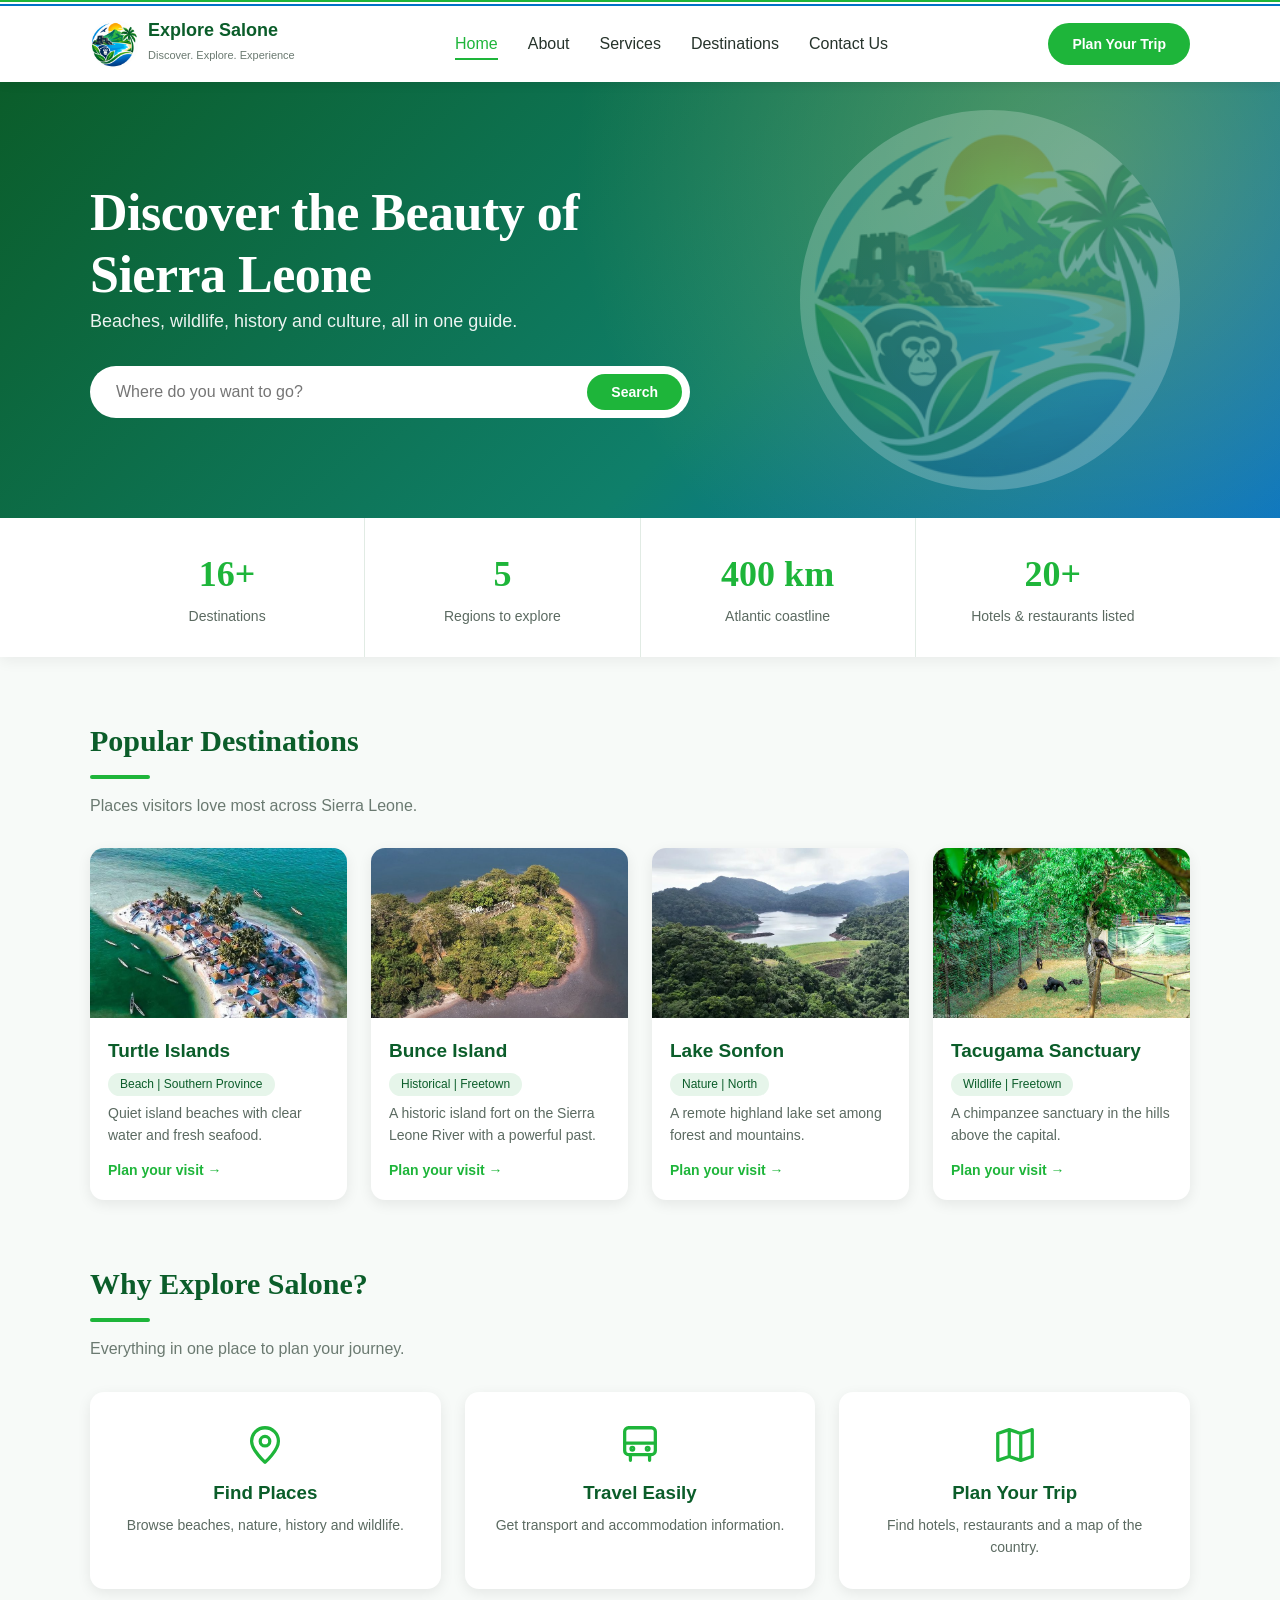
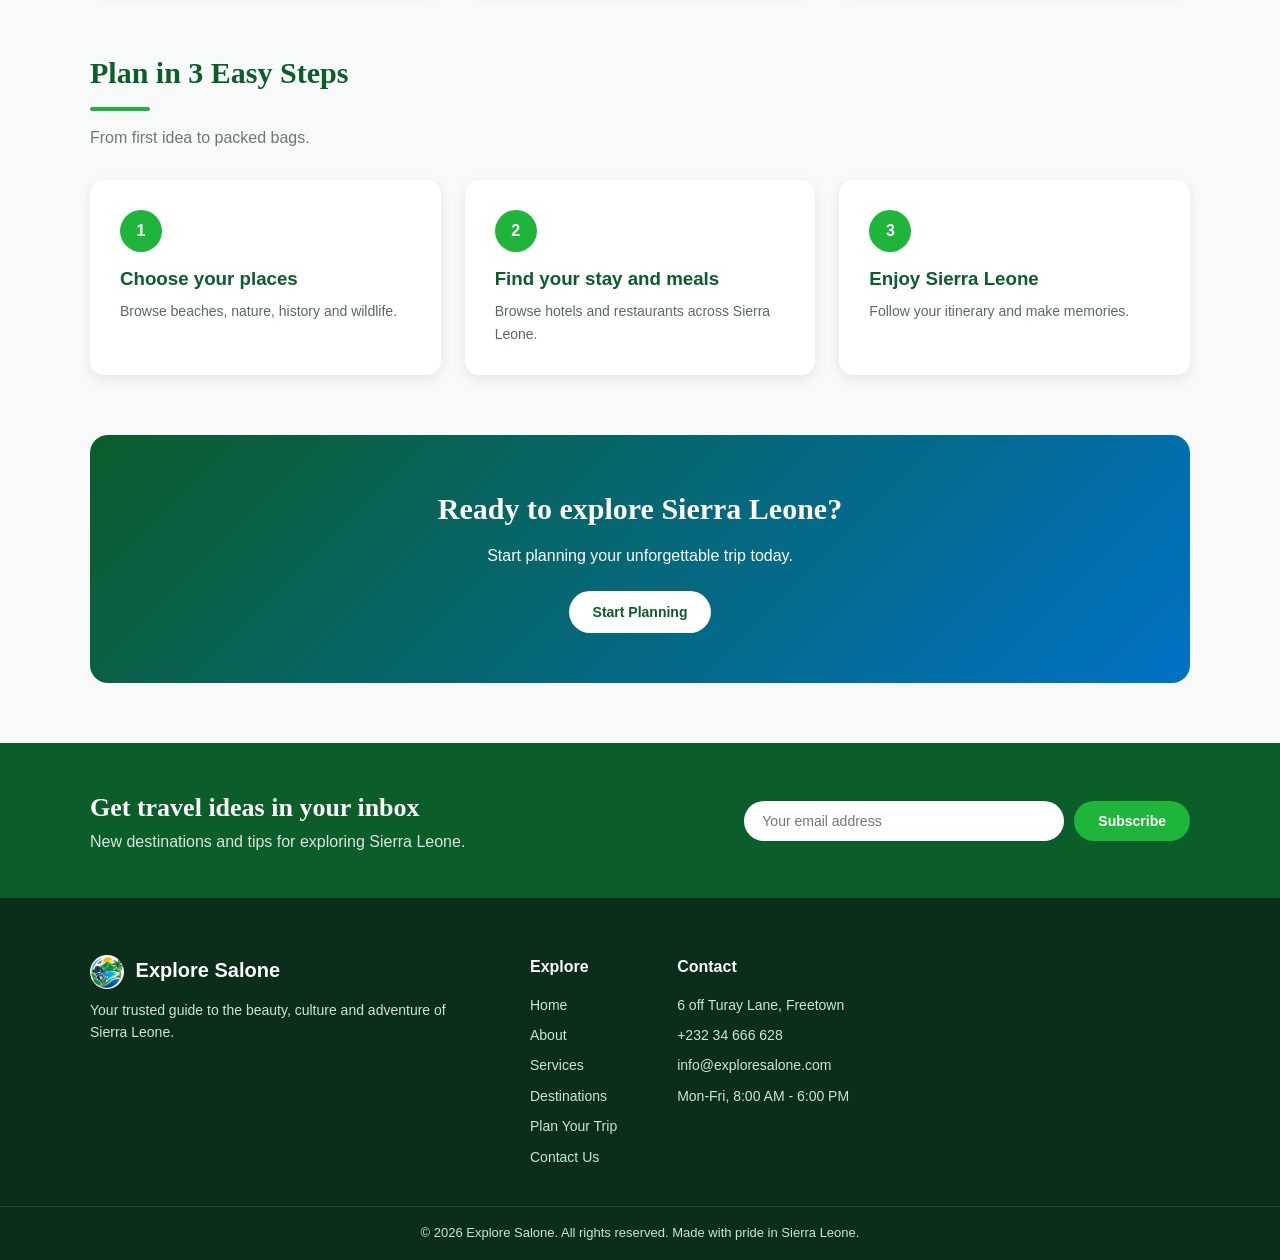
<file: index.html>
<!DOCTYPE html>
<html lang="en">
<head>
  <meta charset="UTF-8">
  <title>Home | Explore Salone</title>
  <link rel="icon" href="images/logo.png">
  <link rel="stylesheet" href="index.css">
</head>
<body>
  <header class="site-header">
    <div class="container header-inner">
      <a href="index.html" class="logo">
        <img src="images/logo.png" alt="Explore Salone logo">
        <span class="logo-text"><strong>Explore Salone</strong><small>Discover. Explore. Experience</small></span>
      </a>
      <nav>
        <ul>
          <li><a href="index.html" class="active">Home</a></li>
          <li><a href="about.html">About</a></li>
          <li><a href="services.html">Services</a></li>
          <li><a href="destinations.html">Destinations</a></li>
          <li><a href="contact.html">Contact Us</a></li>
        </ul>
      </nav>
      <a href="planner.html" class="btn btn-primary">Plan Your Trip</a>
    </div>
  </header>

  <section class="hero">
    <div class="container">
      <h1>Discover the Beauty of<br>Sierra Leone</h1>
      <p>Beaches, wildlife, history and culture, all in one guide.</p>
      <form class="search" action="#">
        <input type="text" placeholder="Where do you want to go?">
        <button type="submit" class="btn btn-primary">Search</button>
      </form>
    </div>
  </section>

  <section class="stats">
    <div class="container">
      <div class="stat"><b>16+</b><span>Destinations</span></div>
      <div class="stat"><b>5</b><span>Regions to explore</span></div>
      <div class="stat"><b>400 km</b><span>Atlantic coastline</span></div>
      <div class="stat"><b>20+</b><span>Hotels &amp; restaurants listed</span></div>
    </div>
  </section>

  <main>
    <section>
      <h2 class="title">Popular Destinations</h2>
      <p class="subtitle">Places visitors love most across Sierra Leone.</p>
      <div class="cards">
      <article class="card ">
        <img class="thumb" src="images/turtle-islands.jpg" alt="Aerial view of a village on the Turtle Islands surrounded by turquoise water">
        <div class="card-body"><h3>Turtle Islands</h3><span class="tag">Beach | Southern Province</span><p>Quiet island beaches with clear water and fresh seafood.</p><a class="more-link" href="planner.html">Plan your visit &rarr;</a></div>
      </article>
      <article class="card ">
        <img class="thumb" src="images/bunce-island.jpg" alt="Aerial view of the ruins on Bunce Island">
        <div class="card-body"><h3>Bunce Island</h3><span class="tag">Historical | Freetown</span><p>A historic island fort on the Sierra Leone River with a powerful past.</p><a class="more-link" href="planner.html">Plan your visit &rarr;</a></div>
      </article>
      <article class="card ">
        <img class="thumb" src="images/lake-sonfon.jpg" alt="Lake Sonfon surrounded by forested hills">
        <div class="card-body"><h3>Lake Sonfon</h3><span class="tag">Nature | North</span><p>A remote highland lake set among forest and mountains.</p><a class="more-link" href="planner.html">Plan your visit &rarr;</a></div>
      </article>
      <article class="card ">
        <img class="thumb" src="images/tacugama-sanctuary.jpg" alt="Chimpanzees at Tacugama Chimpanzee Sanctuary">
        <div class="card-body"><h3>Tacugama Sanctuary</h3><span class="tag">Wildlife | Freetown</span><p>A chimpanzee sanctuary in the hills above the capital.</p><a class="more-link" href="planner.html">Plan your visit &rarr;</a></div>
      </article>
      </div>
    </section>
    <section>
      <h2 class="title">Why Explore Salone?</h2>
      <p class="subtitle">Everything in one place to plan your journey.</p>
      <div class="features">
        <div class="feature"><span><svg class="ico" viewBox="0 0 24 24" fill="none" stroke="currentColor" stroke-width="1.7" stroke-linecap="round" stroke-linejoin="round" aria-hidden="true"><path d="M12 21s7-6.200 7-11a7 7 0 10-14 0c0 4.800 7 11 7 11z"/><circle cx="12" cy="10" r="2.500"/></svg></span><h3>Find Places</h3><p>Browse beaches, nature, history and wildlife.</p></div>
        <div class="feature"><span><svg class="ico" viewBox="0 0 24 24" fill="none" stroke="currentColor" stroke-width="1.7" stroke-linecap="round" stroke-linejoin="round" aria-hidden="true"><rect x="4" y="3" width="16" height="14" rx="2"/><path d="M4 11h16M7 20v-3M17 20v-3"/><circle cx="8" cy="14" r=".7"/><circle cx="16" cy="14" r=".7"/></svg></span><h3>Travel Easily</h3><p>Get transport and accommodation information.</p></div>
        <div class="feature"><span><svg class="ico" viewBox="0 0 24 24" fill="none" stroke="currentColor" stroke-width="1.7" stroke-linecap="round" stroke-linejoin="round" aria-hidden="true"><path d="M9 4L3 6v14l6-2 6 2 6-2V4l-6 2-6-2zM9 4v14M15 6v14"/></svg></span><h3>Plan Your Trip</h3><p>Find hotels, restaurants and a map of the country.</p></div>
      </div>
    </section>
    <section>
      <h2 class="title">Plan in 3 Easy Steps</h2>
      <p class="subtitle">From first idea to packed bags.</p>
      <div class="steps">
        <div class="step"><i>1</i><h3>Choose your places</h3><p>Browse beaches, nature, history and wildlife.</p></div>
        <div class="step"><i>2</i><h3>Find your stay and meals</h3><p>Browse hotels and restaurants across Sierra Leone.</p></div>
        <div class="step"><i>3</i><h3>Enjoy Sierra Leone</h3><p>Follow your itinerary and make memories.</p></div>
      </div>
    </section>
    <section class="cta">
      <h2>Ready to explore Sierra Leone?</h2>
      <p>Start planning your unforgettable trip today.</p>
      <a href="planner.html" class="btn btn-light">Start Planning</a>
    </section>
  </main>

  <section class="news">
    <div class="container">
      <div><h2>Get travel ideas in your inbox</h2><p>New destinations and tips for exploring Sierra Leone.</p></div>
      <form action="#" method="post"><input type="email" placeholder="Your email address" aria-label="Email address"><button type="submit" class="btn btn-primary">Subscribe</button></form>
    </div>
  </section>

  <footer class="site-footer">
    <div class="container footer-grid">
      <div class="fcol brand">
        <strong><img class="footer-logo" src="images/logo.png" alt="Explore Salone logo"> Explore Salone</strong>
        <p>Your trusted guide to the beauty, culture and adventure of Sierra Leone.</p>
      </div>
      <div class="fcol">
        <h4>Explore</h4>
        <ul>
          <li><a href="index.html">Home</a></li>
          <li><a href="about.html">About</a></li>
          <li><a href="services.html">Services</a></li>
          <li><a href="destinations.html">Destinations</a></li>
          <li><a href="planner.html">Plan Your Trip</a></li>
          <li><a href="contact.html">Contact Us</a></li>
        </ul>
      </div>
      <div class="fcol">
        <h4>Contact</h4>
        <p>6 off Turay Lane, Freetown</p>
        <p>+232 34 666 628</p>
        <p>info@exploresalone.com</p>
        <p>Mon-Fri, 8:00 AM - 6:00 PM</p>
      </div>
    </div>
    <p class="copyright">&copy; 2026 Explore Salone. All rights reserved. Made with pride in Sierra Leone.</p>
  </footer>
</body>
</html>
</file>
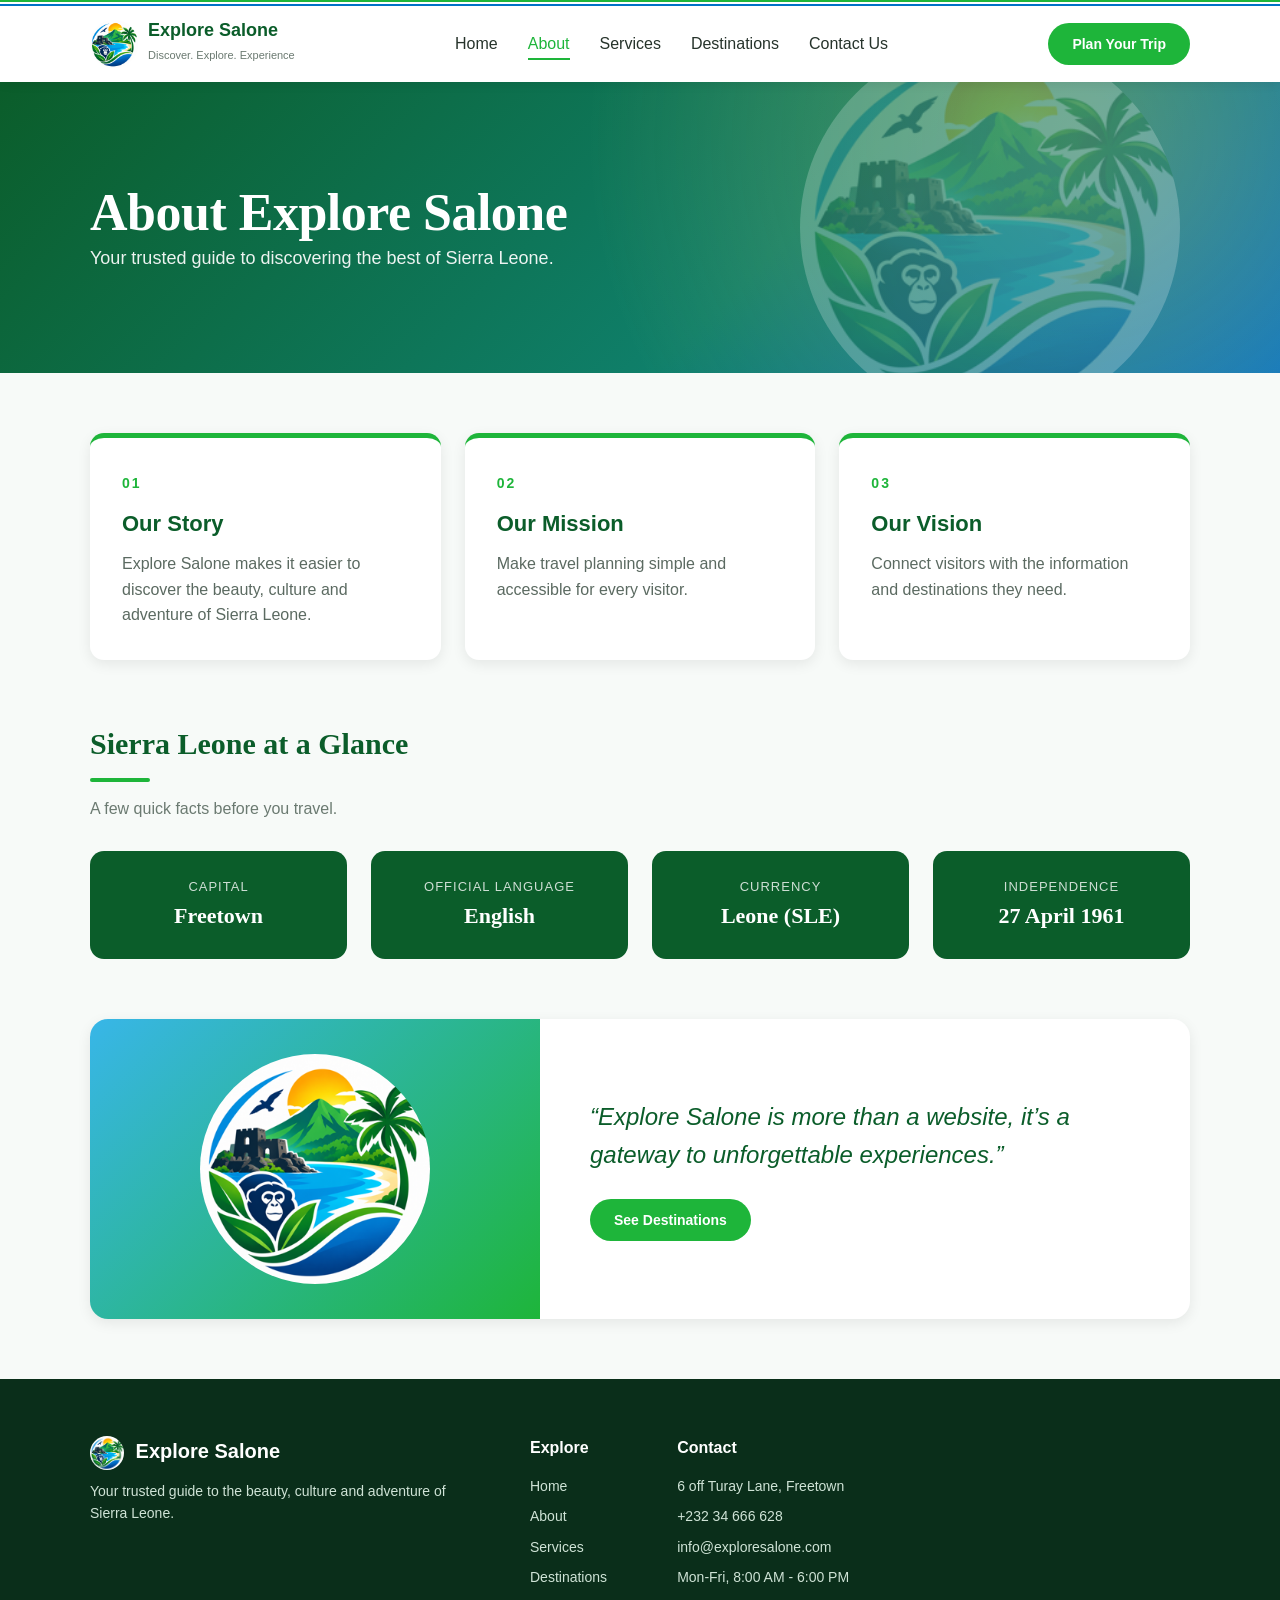
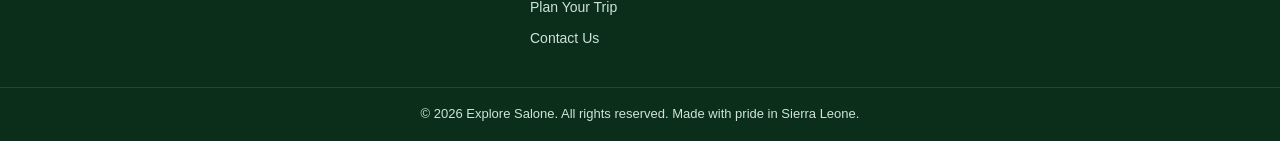
<file: about.html>
<!DOCTYPE html>
<html lang="en">
<head>
  <meta charset="UTF-8">
  <title>About Explore Salone | Explore Salone</title>
  <link rel="icon" href="images/logo.png">
  <link rel="stylesheet" href="about.css">
</head>
<body>
  <header class="site-header">
    <div class="container header-inner">
      <a href="index.html" class="logo">
        <img src="images/logo.png" alt="Explore Salone logo">
        <span class="logo-text"><strong>Explore Salone</strong><small>Discover. Explore. Experience</small></span>
      </a>
      <nav>
        <ul>
          <li><a href="index.html">Home</a></li>
          <li><a href="about.html" class="active">About</a></li>
          <li><a href="services.html">Services</a></li>
          <li><a href="destinations.html">Destinations</a></li>
          <li><a href="contact.html">Contact Us</a></li>
        </ul>
      </nav>
      <a href="planner.html" class="btn btn-primary">Plan Your Trip</a>
    </div>
  </header>

  <section class="hero">
    <div class="container">
      <h1>About Explore Salone</h1>
      <p>Your trusted guide to discovering the best of Sierra Leone.</p>

    </div>
  </section>

  <main>
    <section>
      <div class="three">
        <div class="box"><span class="num">01</span><h2>Our Story</h2><p>Explore Salone makes it easier to discover the beauty, culture and adventure of Sierra Leone.</p></div>
        <div class="box"><span class="num">02</span><h2>Our Mission</h2><p>Make travel planning simple and accessible for every visitor.</p></div>
        <div class="box"><span class="num">03</span><h2>Our Vision</h2><p>Connect visitors with the information and destinations they need.</p></div>
      </div>
    </section>
    <section>
      <h2 class="title">Sierra Leone at a Glance</h2>
      <p class="subtitle">A few quick facts before you travel.</p>
      <div class="facts">
        <div class="fact"><span>Capital</span><b>Freetown</b></div>
        <div class="fact"><span>Official language</span><b>English</b></div>
        <div class="fact"><span>Currency</span><b>Leone (SLE)</b></div>
        <div class="fact"><span>Independence</span><b>27 April 1961</b></div>
      </div>
    </section>
    <section class="quote-row">
      <div class="quote-img"><img src="images/logo.png" alt="Explore Salone logo"></div>
      <blockquote>
        <p>&ldquo;Explore Salone is more than a website, it&rsquo;s a gateway to unforgettable experiences.&rdquo;</p>
        <a href="destinations.html" class="btn btn-primary">See Destinations</a>
      </blockquote>
    </section>
  </main>

  <footer class="site-footer">
    <div class="container footer-grid">
      <div class="fcol brand">
        <strong><img class="footer-logo" src="images/logo.png" alt="Explore Salone logo"> Explore Salone</strong>
        <p>Your trusted guide to the beauty, culture and adventure of Sierra Leone.</p>
      </div>
      <div class="fcol">
        <h4>Explore</h4>
        <ul>
          <li><a href="index.html">Home</a></li>
          <li><a href="about.html">About</a></li>
          <li><a href="services.html">Services</a></li>
          <li><a href="destinations.html">Destinations</a></li>
          <li><a href="planner.html">Plan Your Trip</a></li>
          <li><a href="contact.html">Contact Us</a></li>
        </ul>
      </div>
      <div class="fcol">
        <h4>Contact</h4>
        <p>6 off Turay Lane, Freetown</p>
        <p>+232 34 666 628</p>
        <p>info@exploresalone.com</p>
        <p>Mon-Fri, 8:00 AM - 6:00 PM</p>
      </div>
    </div>
    <p class="copyright">&copy; 2026 Explore Salone. All rights reserved. Made with pride in Sierra Leone.</p>
  </footer>
</body>
</html>
</file>
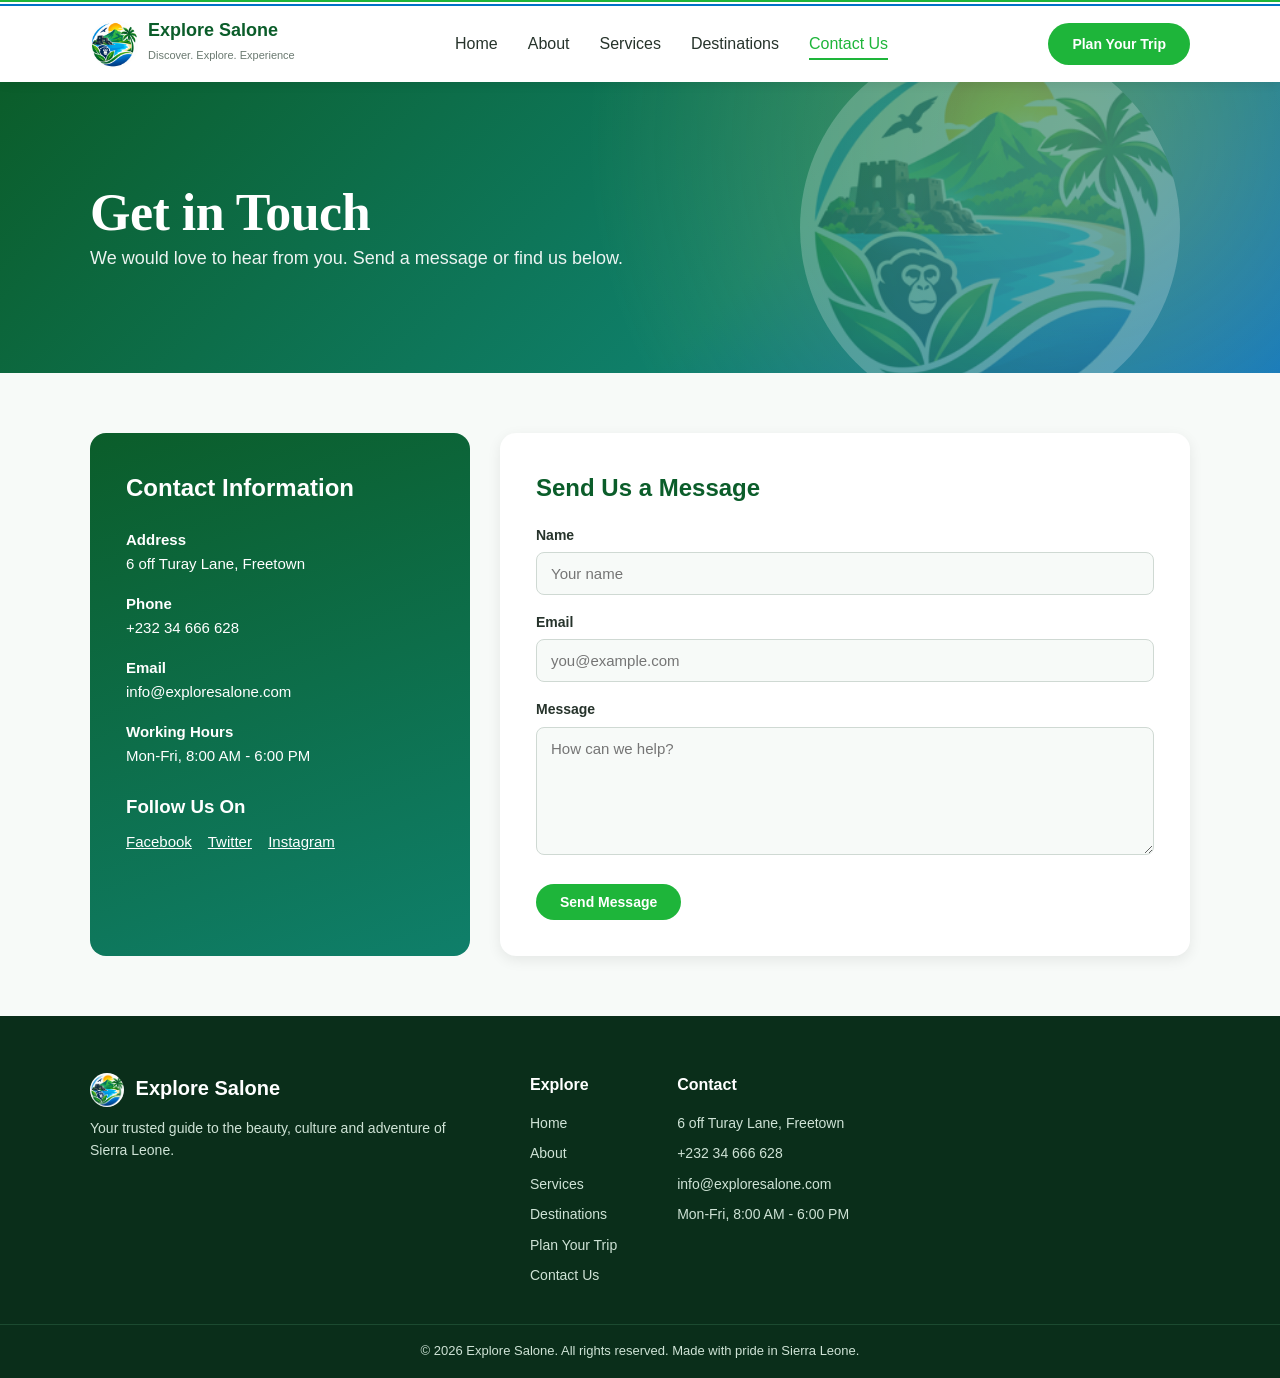
<file: contact.html>
<!DOCTYPE html>
<html lang="en">
<head>
  <meta charset="UTF-8">
  <title>Get in Touch | Explore Salone</title>
  <link rel="icon" href="images/logo.png">
  <link rel="stylesheet" href="contact.css">
</head>
<body>
  <header class="site-header">
    <div class="container header-inner">
      <a href="index.html" class="logo">
        <img src="images/logo.png" alt="Explore Salone logo">
        <span class="logo-text"><strong>Explore Salone</strong><small>Discover. Explore. Experience</small></span>
      </a>
      <nav>
        <ul>
          <li><a href="index.html">Home</a></li>
          <li><a href="about.html">About</a></li>
          <li><a href="services.html">Services</a></li>
          <li><a href="destinations.html">Destinations</a></li>
          <li><a href="contact.html" class="active">Contact Us</a></li>
        </ul>
      </nav>
      <a href="planner.html" class="btn btn-primary">Plan Your Trip</a>
    </div>
  </header>

  <section class="hero">
    <div class="container">
      <h1>Get in Touch</h1>
      <p>We would love to hear from you. Send a message or find us below.</p>

    </div>
  </section>

  <main>
    <section class="contact-wrap">
      <div class="info">
        <h2>Contact Information</h2>
        <p><b>Address</b><br>6 off Turay Lane, Freetown</p>
        <p><b>Phone</b><br>+232 34 666 628</p>
        <p><b>Email</b><br>info@exploresalone.com</p>
        <p><b>Working Hours</b><br>Mon-Fri, 8:00 AM - 6:00 PM</p>
        <h3>Follow Us On</h3>
        <p class="social"><a href="#">Facebook</a> <a href="#">Twitter</a> <a href="#">Instagram</a></p>
      </div>
      <form class="form" action="#" method="post">
        <h2>Send Us a Message</h2>
        <label for="name">Name</label>
        <input type="text" id="name" name="name" placeholder="Your name">
        <label for="email">Email</label>
        <input type="email" id="email" name="email" placeholder="you@example.com">
        <label for="message">Message</label>
        <textarea id="message" name="message" rows="6" placeholder="How can we help?"></textarea>
        <button type="submit" class="btn btn-primary">Send Message</button>
      </form>
    </section>
  </main>

  <footer class="site-footer">
    <div class="container footer-grid">
      <div class="fcol brand">
        <strong><img class="footer-logo" src="images/logo.png" alt="Explore Salone logo"> Explore Salone</strong>
        <p>Your trusted guide to the beauty, culture and adventure of Sierra Leone.</p>
      </div>
      <div class="fcol">
        <h4>Explore</h4>
        <ul>
          <li><a href="index.html">Home</a></li>
          <li><a href="about.html">About</a></li>
          <li><a href="services.html">Services</a></li>
          <li><a href="destinations.html">Destinations</a></li>
          <li><a href="planner.html">Plan Your Trip</a></li>
          <li><a href="contact.html">Contact Us</a></li>
        </ul>
      </div>
      <div class="fcol">
        <h4>Contact</h4>
        <p>6 off Turay Lane, Freetown</p>
        <p>+232 34 666 628</p>
        <p>info@exploresalone.com</p>
        <p>Mon-Fri, 8:00 AM - 6:00 PM</p>
      </div>
    </div>
    <p class="copyright">&copy; 2026 Explore Salone. All rights reserved. Made with pride in Sierra Leone.</p>
  </footer>
</body>
</html>
</file>
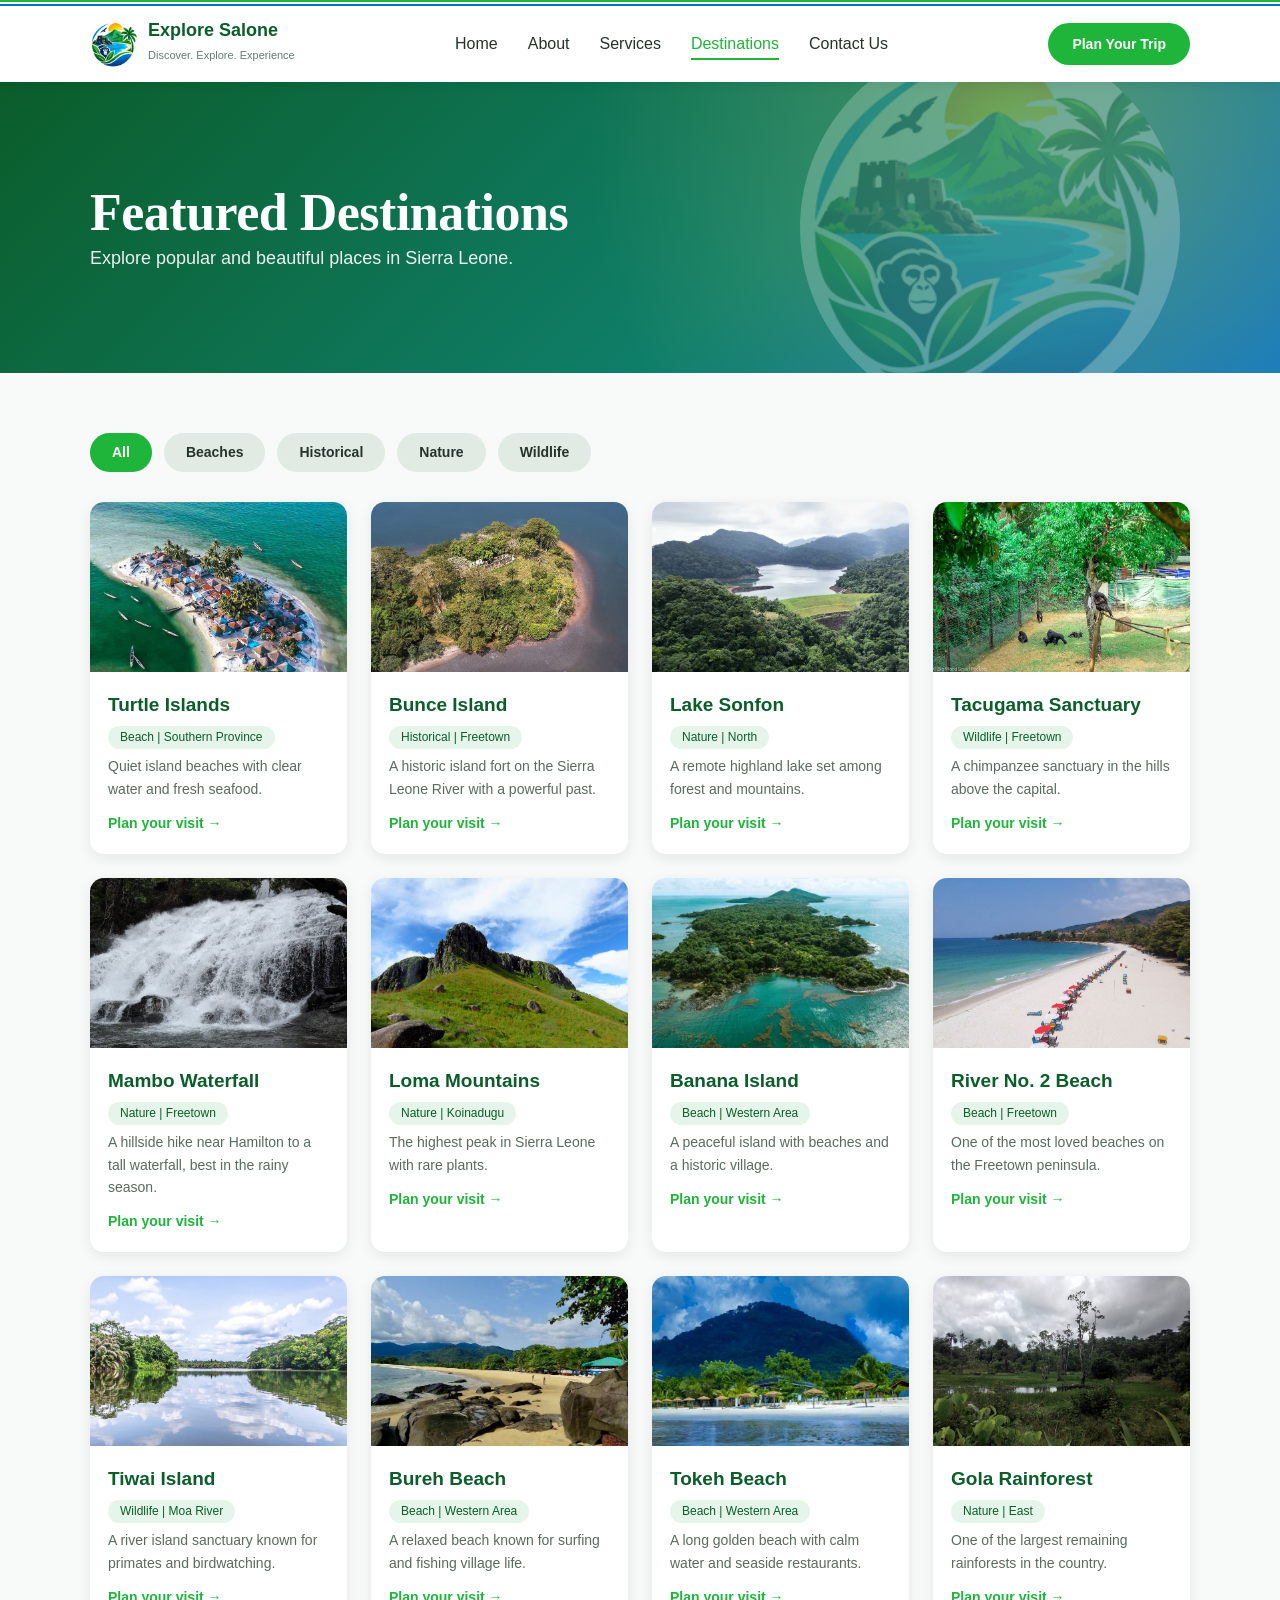
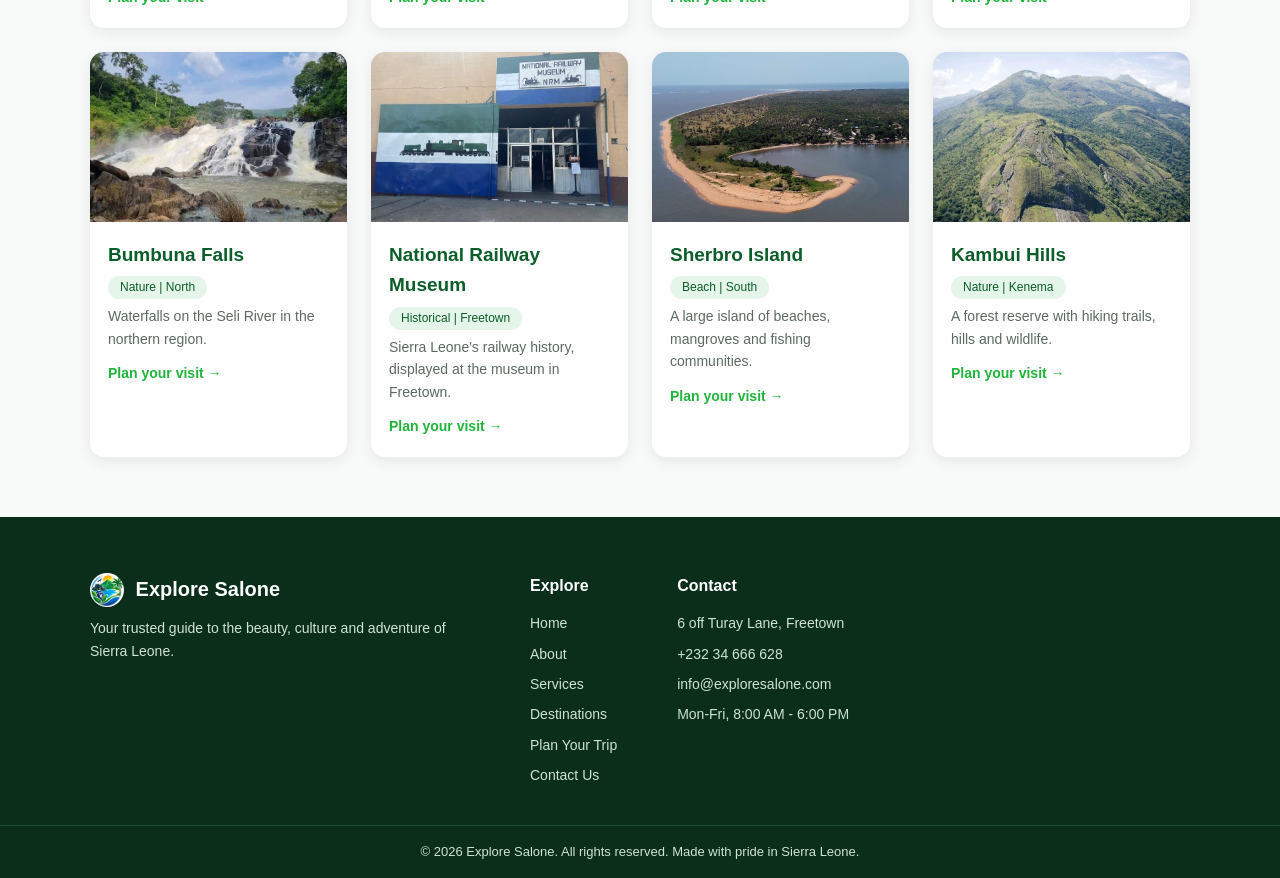
<file: destinations.html>
<!DOCTYPE html>
<html lang="en">
<head>
  <meta charset="UTF-8">
  <title>Featured Destinations | Explore Salone</title>
  <link rel="icon" href="images/logo.png">
  <link rel="stylesheet" href="destinations.css">
</head>
<body>
  <header class="site-header">
    <div class="container header-inner">
      <a href="index.html" class="logo">
        <img src="images/logo.png" alt="Explore Salone logo">
        <span class="logo-text"><strong>Explore Salone</strong><small>Discover. Explore. Experience</small></span>
      </a>
      <nav>
        <ul>
          <li><a href="index.html">Home</a></li>
          <li><a href="about.html">About</a></li>
          <li><a href="services.html">Services</a></li>
          <li><a href="destinations.html" class="active">Destinations</a></li>
          <li><a href="contact.html">Contact Us</a></li>
        </ul>
      </nav>
      <a href="planner.html" class="btn btn-primary">Plan Your Trip</a>
    </div>
  </header>

  <section class="hero">
    <div class="container">
      <h1>Featured Destinations</h1>
      <p>Explore popular and beautiful places in Sierra Leone.</p>

    </div>
  </section>

  <main>
    <section class="filter-wrap">
      <input type="radio" name="f" id="f-all" checked>
      <input type="radio" name="f" id="f-beach">
      <input type="radio" name="f" id="f-hist">
      <input type="radio" name="f" id="f-nature">
      <input type="radio" name="f" id="f-wild">
      <div class="filters">
        <label for="f-all">All</label><label for="f-beach">Beaches</label><label for="f-hist">Historical</label><label for="f-nature">Nature</label><label for="f-wild">Wildlife</label>
      </div>
      <div class="cards">
      <article class="card beach">
        <img class="thumb" src="images/turtle-islands.jpg" alt="Aerial view of a village on the Turtle Islands surrounded by turquoise water">
        <div class="card-body"><h3>Turtle Islands</h3><span class="tag">Beach | Southern Province</span><p>Quiet island beaches with clear water and fresh seafood.</p><a class="more-link" href="planner.html">Plan your visit &rarr;</a></div>
      </article>
      <article class="card hist">
        <img class="thumb" src="images/bunce-island.jpg" alt="Aerial view of the ruins on Bunce Island">
        <div class="card-body"><h3>Bunce Island</h3><span class="tag">Historical | Freetown</span><p>A historic island fort on the Sierra Leone River with a powerful past.</p><a class="more-link" href="planner.html">Plan your visit &rarr;</a></div>
      </article>
      <article class="card nature">
        <img class="thumb" src="images/lake-sonfon.jpg" alt="Lake Sonfon surrounded by forested hills">
        <div class="card-body"><h3>Lake Sonfon</h3><span class="tag">Nature | North</span><p>A remote highland lake set among forest and mountains.</p><a class="more-link" href="planner.html">Plan your visit &rarr;</a></div>
      </article>
      <article class="card wild">
        <img class="thumb" src="images/tacugama-sanctuary.jpg" alt="Chimpanzees at Tacugama Chimpanzee Sanctuary">
        <div class="card-body"><h3>Tacugama Sanctuary</h3><span class="tag">Wildlife | Freetown</span><p>A chimpanzee sanctuary in the hills above the capital.</p><a class="more-link" href="planner.html">Plan your visit &rarr;</a></div>
      </article>
      <article class="card nature">
        <img class="thumb" src="images/mambo-waterfall.jpg" alt="Mambo Waterfall cascading through the forest">
        <div class="card-body"><h3>Mambo Waterfall</h3><span class="tag">Nature | Freetown</span><p>A hillside hike near Hamilton to a tall waterfall, best in the rainy season.</p><a class="more-link" href="planner.html">Plan your visit &rarr;</a></div>
      </article>
      <article class="card nature">
        <img class="thumb" src="images/loma-mountains.jpg" alt="Rocky green peak of the Loma Mountains under a blue sky">
        <div class="card-body"><h3>Loma Mountains</h3><span class="tag">Nature | Koinadugu</span><p>The highest peak in Sierra Leone with rare plants.</p><a class="more-link" href="planner.html">Plan your visit &rarr;</a></div>
      </article>
      <article class="card beach">
        <img class="thumb" src="images/banana-island.jpg" alt="Aerial view of Banana Island surrounded by turquoise sea">
        <div class="card-body"><h3>Banana Island</h3><span class="tag">Beach | Western Area</span><p>A peaceful island with beaches and a historic village.</p><a class="more-link" href="planner.html">Plan your visit &rarr;</a></div>
      </article>
      <article class="card beach">
        <img class="thumb" src="images/river-no-2-beach.jpg" alt="White sand and turquoise water at River No. 2 Beach">
        <div class="card-body"><h3>River No. 2 Beach</h3><span class="tag">Beach | Freetown</span><p>One of the most loved beaches on the Freetown peninsula.</p><a class="more-link" href="planner.html">Plan your visit &rarr;</a></div>
      </article>
      <article class="card wild">
        <img class="thumb" src="images/tiwai-island.jpg" alt="Calm river with forest on both banks at Tiwai Island">
        <div class="card-body"><h3>Tiwai Island</h3><span class="tag">Wildlife | Moa River</span><p>A river island sanctuary known for primates and birdwatching.</p><a class="more-link" href="planner.html">Plan your visit &rarr;</a></div>
      </article>
      <article class="card beach">
        <img class="thumb" src="images/bureh-beach.jpg" alt="Rocks and golden sand at Bureh Beach">
        <div class="card-body"><h3>Bureh Beach</h3><span class="tag">Beach | Western Area</span><p>A relaxed beach known for surfing and fishing village life.</p><a class="more-link" href="planner.html">Plan your visit &rarr;</a></div>
      </article>
      <article class="card beach">
        <img class="thumb" src="images/tokeh-beach.jpg" alt="Beach huts and a forested hill at Tokeh Beach">
        <div class="card-body"><h3>Tokeh Beach</h3><span class="tag">Beach | Western Area</span><p>A long golden beach with calm water and seaside restaurants.</p><a class="more-link" href="planner.html">Plan your visit &rarr;</a></div>
      </article>
      <article class="card nature">
        <img class="thumb" src="images/gola-rainforest.jpg" alt="Wetland and rainforest in Gola Rainforest National Park">
        <div class="card-body"><h3>Gola Rainforest</h3><span class="tag">Nature | East</span><p>One of the largest remaining rainforests in the country.</p><a class="more-link" href="planner.html">Plan your visit &rarr;</a></div>
      </article>
      <article class="card nature">
        <img class="thumb" src="images/bumbuna-falls.jpg" alt="Water rushing over rocks at Bumbuna Falls">
        <div class="card-body"><h3>Bumbuna Falls</h3><span class="tag">Nature | North</span><p>Waterfalls on the Seli River in the northern region.</p><a class="more-link" href="planner.html">Plan your visit &rarr;</a></div>
      </article>
      <article class="card hist">
        <img class="thumb" src="images/national-railway-museum.jpg" alt="Entrance of the National Railway Museum in Freetown">
        <div class="card-body"><h3>National Railway Museum</h3><span class="tag">Historical | Freetown</span><p>Sierra Leone's railway history, displayed at the museum in Freetown.</p><a class="more-link" href="planner.html">Plan your visit &rarr;</a></div>
      </article>
      <article class="card beach">
        <img class="thumb" src="images/sherbro-island.jpg" alt="Sandy coast and village on Sherbro Island">
        <div class="card-body"><h3>Sherbro Island</h3><span class="tag">Beach | South</span><p>A large island of beaches, mangroves and fishing communities.</p><a class="more-link" href="planner.html">Plan your visit &rarr;</a></div>
      </article>
      <article class="card nature">
        <img class="thumb" src="images/kambui-hills.jpg" alt="Green ridges of the Kambui Hills from above">
        <div class="card-body"><h3>Kambui Hills</h3><span class="tag">Nature | Kenema</span><p>A forest reserve with hiking trails, hills and wildlife.</p><a class="more-link" href="planner.html">Plan your visit &rarr;</a></div>
      </article>
      </div>
    </section>
  </main>

  <footer class="site-footer">
    <div class="container footer-grid">
      <div class="fcol brand">
        <strong><img class="footer-logo" src="images/logo.png" alt="Explore Salone logo"> Explore Salone</strong>
        <p>Your trusted guide to the beauty, culture and adventure of Sierra Leone.</p>
      </div>
      <div class="fcol">
        <h4>Explore</h4>
        <ul>
          <li><a href="index.html">Home</a></li>
          <li><a href="about.html">About</a></li>
          <li><a href="services.html">Services</a></li>
          <li><a href="destinations.html">Destinations</a></li>
          <li><a href="planner.html">Plan Your Trip</a></li>
          <li><a href="contact.html">Contact Us</a></li>
        </ul>
      </div>
      <div class="fcol">
        <h4>Contact</h4>
        <p>6 off Turay Lane, Freetown</p>
        <p>+232 34 666 628</p>
        <p>info@exploresalone.com</p>
        <p>Mon-Fri, 8:00 AM - 6:00 PM</p>
      </div>
    </div>
    <p class="copyright">&copy; 2026 Explore Salone. All rights reserved. Made with pride in Sierra Leone.</p>
  </footer>
</body>
</html>
</file>
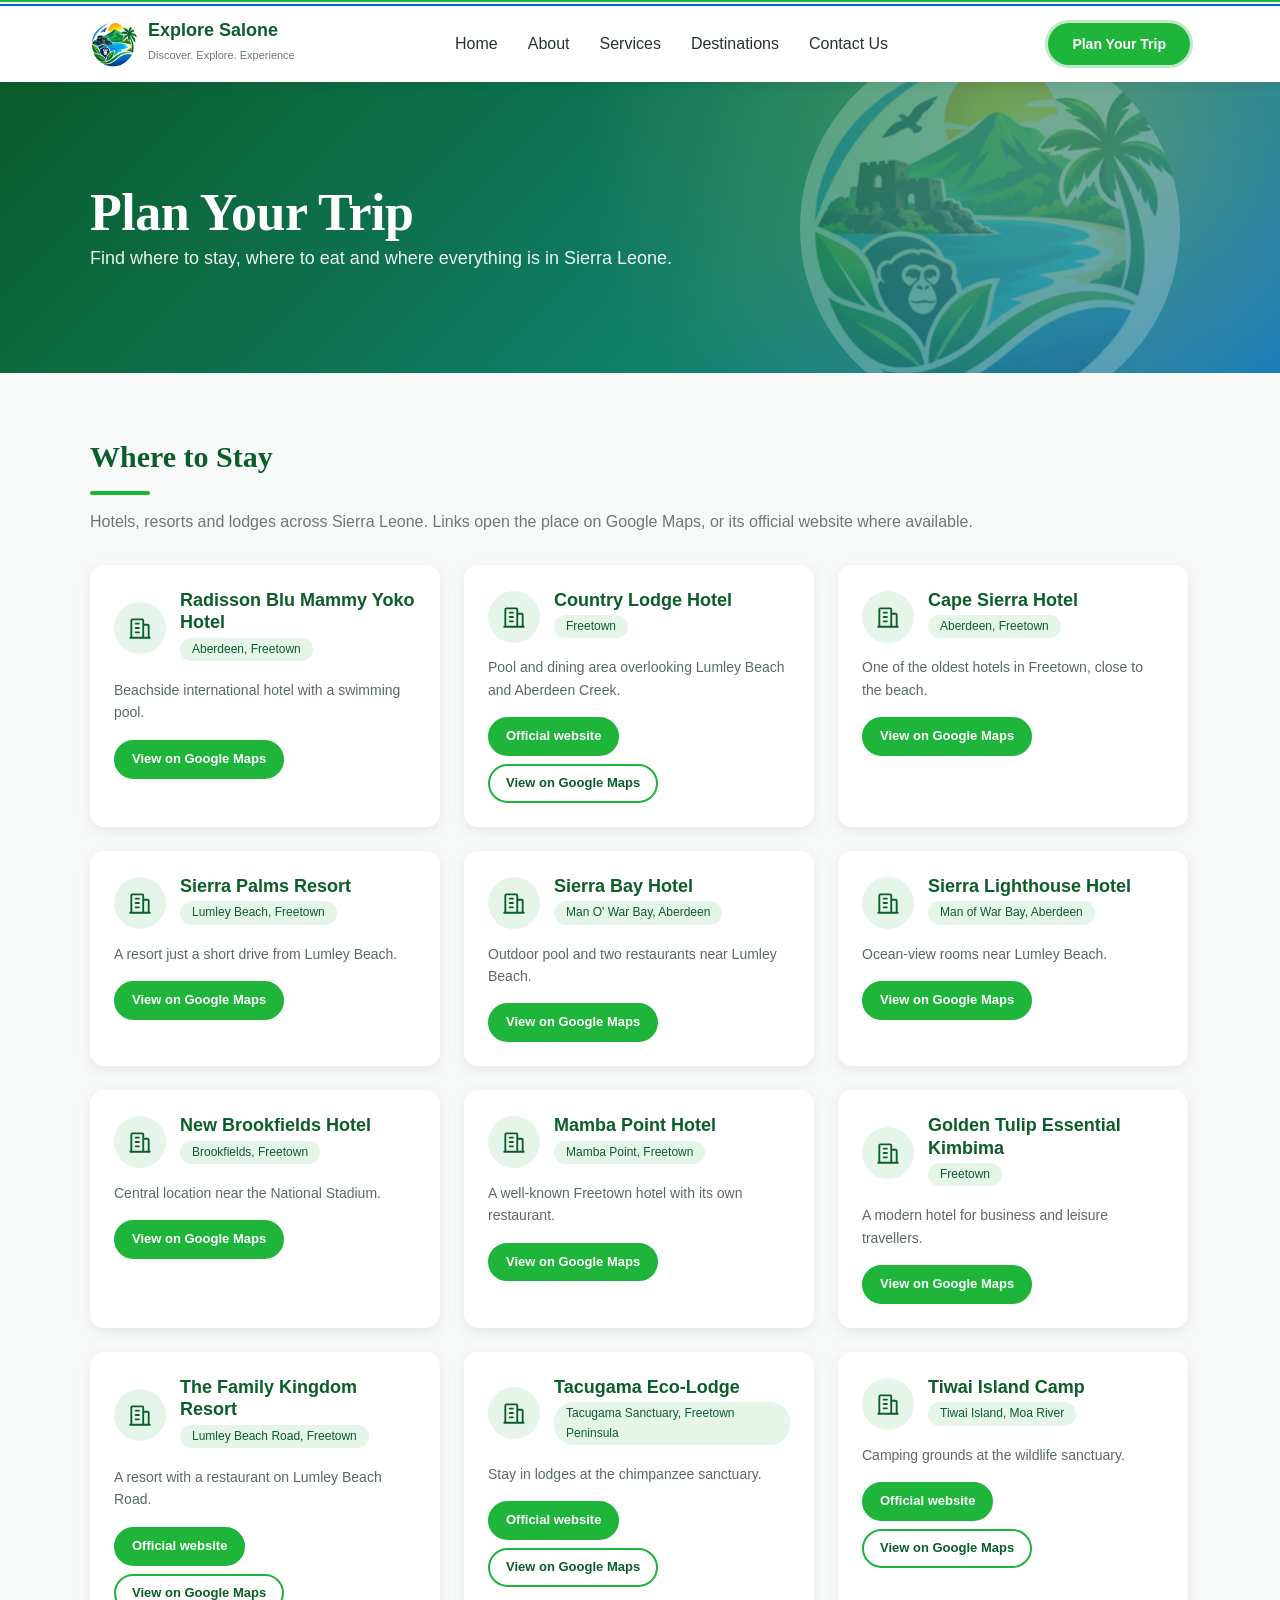
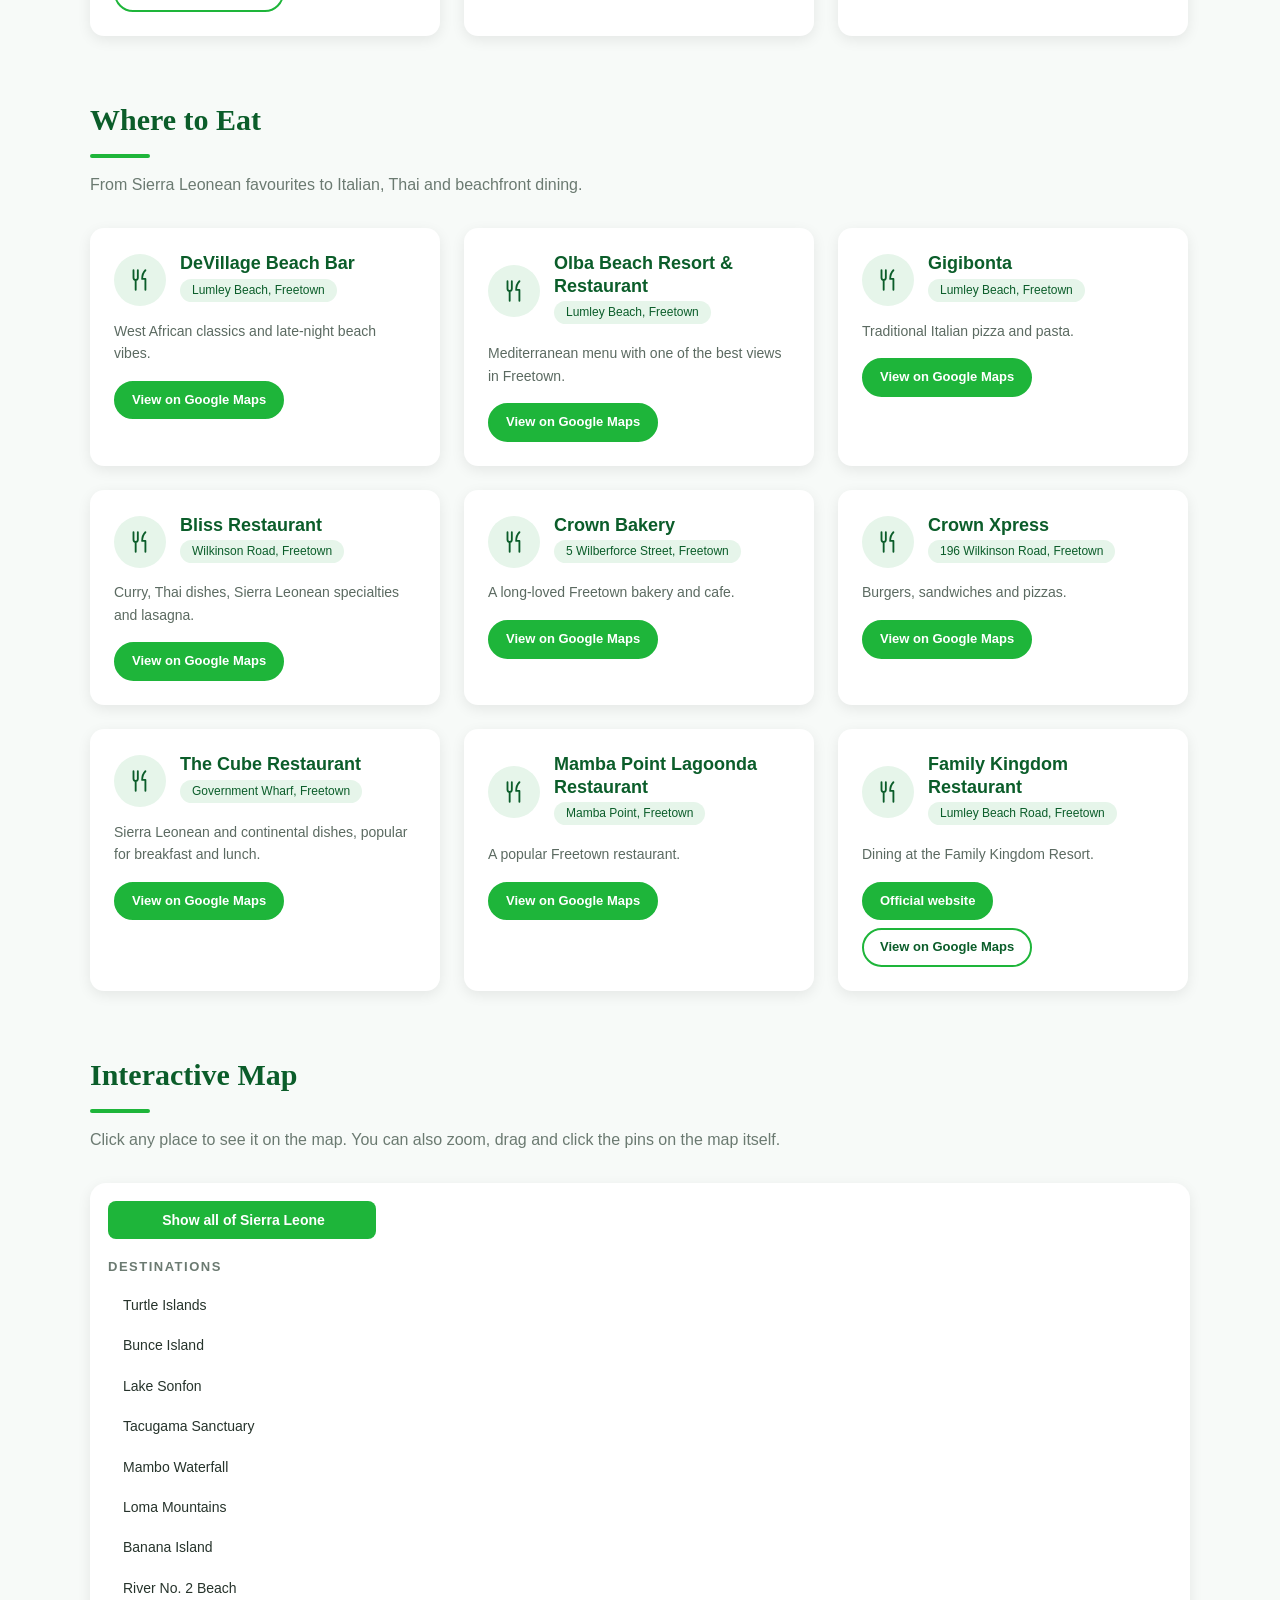
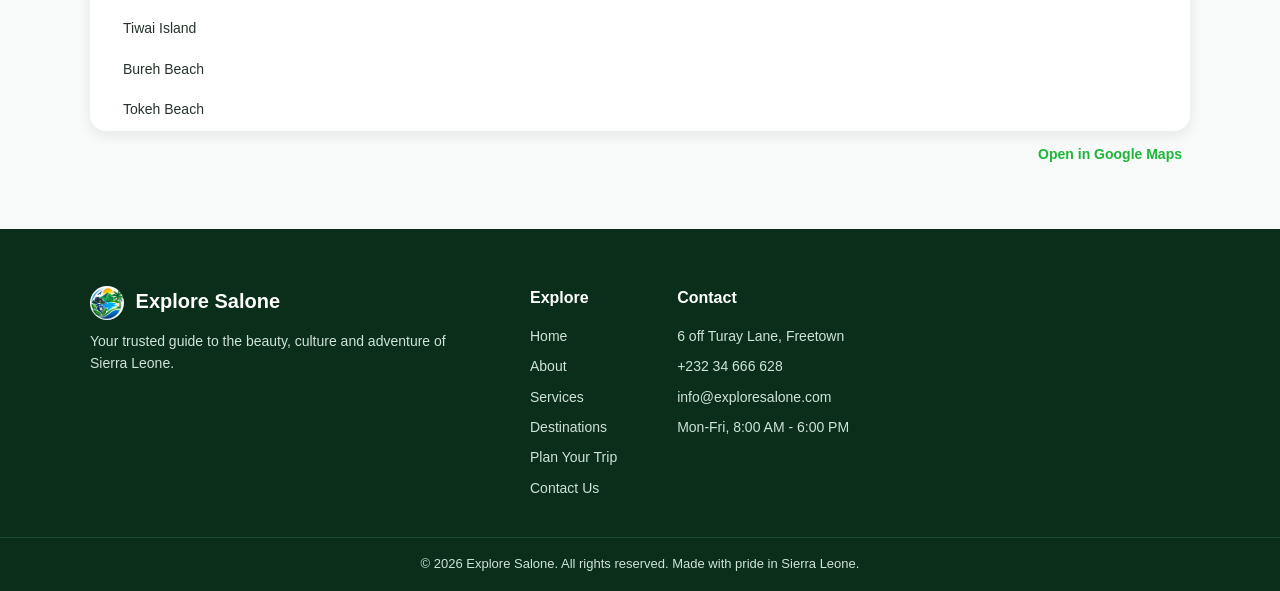
<file: planner.html>
<!DOCTYPE html>
<html lang="en">
<head>
  <meta charset="UTF-8">
  <title>Plan Your Trip | Explore Salone</title>
  <link rel="icon" href="images/logo.png">
  <link rel="stylesheet" href="planner.css">
</head>
<body>
  <header class="site-header">
    <div class="container header-inner">
      <a href="index.html" class="logo">
        <img src="images/logo.png" alt="Explore Salone logo">
        <span class="logo-text"><strong>Explore Salone</strong><small>Discover. Explore. Experience</small></span>
      </a>
      <nav>
        <ul>
          <li><a href="index.html">Home</a></li>
          <li><a href="about.html">About</a></li>
          <li><a href="services.html">Services</a></li>
          <li><a href="destinations.html">Destinations</a></li>
          <li><a href="contact.html">Contact Us</a></li>
        </ul>
      </nav>
      <a href="planner.html" class="btn btn-primary active-btn">Plan Your Trip</a>
    </div>
  </header>

  <section class="hero">
    <div class="container">
      <h1>Plan Your Trip</h1>
      <p>Find where to stay, where to eat and where everything is in Sierra Leone.</p>

    </div>
  </section>

  <main>
    <section id="hotels">
      <h2 class="title">Where to Stay</h2>
      <p class="subtitle">Hotels, resorts and lodges across Sierra Leone. Links open the place on Google Maps, or its official website where available.</p>
      <div class="listings">
        <article class="listing">
          <div class="lhead"><span class="lico"><svg class="ico" viewBox="0 0 24 24" fill="none" stroke="currentColor" stroke-width="1.7" stroke-linecap="round" stroke-linejoin="round" aria-hidden="true"><path d="M4 21V5a1 1 0 011-1h9a1 1 0 011 1v16M15 9h4a1 1 0 011 1v11M3 21h18M8 8h3M8 12h3M8 16h3"/></svg></span><div><h3>Radisson Blu Mammy Yoko Hotel</h3><span class="tag">Aberdeen, Freetown</span></div></div>
          <p>Beachside international hotel with a swimming pool.</p>
          <div class="links"><a class="lbtn main" href="https://www.google.com/maps/search/?api=1&query=Radisson+Blu+Mammy+Yoko+Hotel+Aberdeen%2C+Sierra+Leone" target="_blank" rel="noopener">View on Google Maps</a></div>
        </article>
        <article class="listing">
          <div class="lhead"><span class="lico"><svg class="ico" viewBox="0 0 24 24" fill="none" stroke="currentColor" stroke-width="1.7" stroke-linecap="round" stroke-linejoin="round" aria-hidden="true"><path d="M4 21V5a1 1 0 011-1h9a1 1 0 011 1v16M15 9h4a1 1 0 011 1v11M3 21h18M8 8h3M8 12h3M8 16h3"/></svg></span><div><h3>Country Lodge Hotel</h3><span class="tag">Freetown</span></div></div>
          <p>Pool and dining area overlooking Lumley Beach and Aberdeen Creek.</p>
          <div class="links"><a class="lbtn main" href="https://www.countrylodgesl.com" target="_blank" rel="noopener">Official website</a><a class="lbtn" href="https://www.google.com/maps/search/?api=1&query=Country+Lodge+Hotel+Freetown%2C+Sierra+Leone" target="_blank" rel="noopener">View on Google Maps</a></div>
        </article>
        <article class="listing">
          <div class="lhead"><span class="lico"><svg class="ico" viewBox="0 0 24 24" fill="none" stroke="currentColor" stroke-width="1.7" stroke-linecap="round" stroke-linejoin="round" aria-hidden="true"><path d="M4 21V5a1 1 0 011-1h9a1 1 0 011 1v16M15 9h4a1 1 0 011 1v11M3 21h18M8 8h3M8 12h3M8 16h3"/></svg></span><div><h3>Cape Sierra Hotel</h3><span class="tag">Aberdeen, Freetown</span></div></div>
          <p>One of the oldest hotels in Freetown, close to the beach.</p>
          <div class="links"><a class="lbtn main" href="https://www.google.com/maps/search/?api=1&query=Cape+Sierra+Hotel+Aberdeen%2C+Sierra+Leone" target="_blank" rel="noopener">View on Google Maps</a></div>
        </article>
        <article class="listing">
          <div class="lhead"><span class="lico"><svg class="ico" viewBox="0 0 24 24" fill="none" stroke="currentColor" stroke-width="1.7" stroke-linecap="round" stroke-linejoin="round" aria-hidden="true"><path d="M4 21V5a1 1 0 011-1h9a1 1 0 011 1v16M15 9h4a1 1 0 011 1v11M3 21h18M8 8h3M8 12h3M8 16h3"/></svg></span><div><h3>Sierra Palms Resort</h3><span class="tag">Lumley Beach, Freetown</span></div></div>
          <p>A resort just a short drive from Lumley Beach.</p>
          <div class="links"><a class="lbtn main" href="https://www.google.com/maps/search/?api=1&query=Sierra+Palms+Resort+Lumley+Beach%2C+Sierra+Leone" target="_blank" rel="noopener">View on Google Maps</a></div>
        </article>
        <article class="listing">
          <div class="lhead"><span class="lico"><svg class="ico" viewBox="0 0 24 24" fill="none" stroke="currentColor" stroke-width="1.7" stroke-linecap="round" stroke-linejoin="round" aria-hidden="true"><path d="M4 21V5a1 1 0 011-1h9a1 1 0 011 1v16M15 9h4a1 1 0 011 1v11M3 21h18M8 8h3M8 12h3M8 16h3"/></svg></span><div><h3>Sierra Bay Hotel</h3><span class="tag">Man O' War Bay, Aberdeen</span></div></div>
          <p>Outdoor pool and two restaurants near Lumley Beach.</p>
          <div class="links"><a class="lbtn main" href="https://www.google.com/maps/search/?api=1&query=Sierra+Bay+Hotel+Man+O%27+War+Bay%2C+Sierra+Leone" target="_blank" rel="noopener">View on Google Maps</a></div>
        </article>
        <article class="listing">
          <div class="lhead"><span class="lico"><svg class="ico" viewBox="0 0 24 24" fill="none" stroke="currentColor" stroke-width="1.7" stroke-linecap="round" stroke-linejoin="round" aria-hidden="true"><path d="M4 21V5a1 1 0 011-1h9a1 1 0 011 1v16M15 9h4a1 1 0 011 1v11M3 21h18M8 8h3M8 12h3M8 16h3"/></svg></span><div><h3>Sierra Lighthouse Hotel</h3><span class="tag">Man of War Bay, Aberdeen</span></div></div>
          <p>Ocean-view rooms near Lumley Beach.</p>
          <div class="links"><a class="lbtn main" href="https://www.google.com/maps/search/?api=1&query=Sierra+Lighthouse+Hotel+Man+of+War+Bay%2C+Sierra+Leone" target="_blank" rel="noopener">View on Google Maps</a></div>
        </article>
        <article class="listing">
          <div class="lhead"><span class="lico"><svg class="ico" viewBox="0 0 24 24" fill="none" stroke="currentColor" stroke-width="1.7" stroke-linecap="round" stroke-linejoin="round" aria-hidden="true"><path d="M4 21V5a1 1 0 011-1h9a1 1 0 011 1v16M15 9h4a1 1 0 011 1v11M3 21h18M8 8h3M8 12h3M8 16h3"/></svg></span><div><h3>New Brookfields Hotel</h3><span class="tag">Brookfields, Freetown</span></div></div>
          <p>Central location near the National Stadium.</p>
          <div class="links"><a class="lbtn main" href="https://www.google.com/maps/search/?api=1&query=New+Brookfields+Hotel+Brookfields%2C+Sierra+Leone" target="_blank" rel="noopener">View on Google Maps</a></div>
        </article>
        <article class="listing">
          <div class="lhead"><span class="lico"><svg class="ico" viewBox="0 0 24 24" fill="none" stroke="currentColor" stroke-width="1.7" stroke-linecap="round" stroke-linejoin="round" aria-hidden="true"><path d="M4 21V5a1 1 0 011-1h9a1 1 0 011 1v16M15 9h4a1 1 0 011 1v11M3 21h18M8 8h3M8 12h3M8 16h3"/></svg></span><div><h3>Mamba Point Hotel</h3><span class="tag">Mamba Point, Freetown</span></div></div>
          <p>A well-known Freetown hotel with its own restaurant.</p>
          <div class="links"><a class="lbtn main" href="https://www.google.com/maps/search/?api=1&query=Mamba+Point+Hotel+Mamba+Point%2C+Sierra+Leone" target="_blank" rel="noopener">View on Google Maps</a></div>
        </article>
        <article class="listing">
          <div class="lhead"><span class="lico"><svg class="ico" viewBox="0 0 24 24" fill="none" stroke="currentColor" stroke-width="1.7" stroke-linecap="round" stroke-linejoin="round" aria-hidden="true"><path d="M4 21V5a1 1 0 011-1h9a1 1 0 011 1v16M15 9h4a1 1 0 011 1v11M3 21h18M8 8h3M8 12h3M8 16h3"/></svg></span><div><h3>Golden Tulip Essential Kimbima</h3><span class="tag">Freetown</span></div></div>
          <p>A modern hotel for business and leisure travellers.</p>
          <div class="links"><a class="lbtn main" href="https://www.google.com/maps/search/?api=1&query=Golden+Tulip+Essential+Kimbima+Freetown%2C+Sierra+Leone" target="_blank" rel="noopener">View on Google Maps</a></div>
        </article>
        <article class="listing">
          <div class="lhead"><span class="lico"><svg class="ico" viewBox="0 0 24 24" fill="none" stroke="currentColor" stroke-width="1.7" stroke-linecap="round" stroke-linejoin="round" aria-hidden="true"><path d="M4 21V5a1 1 0 011-1h9a1 1 0 011 1v16M15 9h4a1 1 0 011 1v11M3 21h18M8 8h3M8 12h3M8 16h3"/></svg></span><div><h3>The Family Kingdom Resort</h3><span class="tag">Lumley Beach Road, Freetown</span></div></div>
          <p>A resort with a restaurant on Lumley Beach Road.</p>
          <div class="links"><a class="lbtn main" href="http://www.fkresort.com/" target="_blank" rel="noopener">Official website</a><a class="lbtn" href="https://www.google.com/maps/search/?api=1&query=The+Family+Kingdom+Resort+Lumley+Beach+Road%2C+Sierra+Leone" target="_blank" rel="noopener">View on Google Maps</a></div>
        </article>
        <article class="listing">
          <div class="lhead"><span class="lico"><svg class="ico" viewBox="0 0 24 24" fill="none" stroke="currentColor" stroke-width="1.7" stroke-linecap="round" stroke-linejoin="round" aria-hidden="true"><path d="M4 21V5a1 1 0 011-1h9a1 1 0 011 1v16M15 9h4a1 1 0 011 1v11M3 21h18M8 8h3M8 12h3M8 16h3"/></svg></span><div><h3>Tacugama Eco-Lodge</h3><span class="tag">Tacugama Sanctuary, Freetown Peninsula</span></div></div>
          <p>Stay in lodges at the chimpanzee sanctuary.</p>
          <div class="links"><a class="lbtn main" href="https://www.tacugama.com" target="_blank" rel="noopener">Official website</a><a class="lbtn" href="https://www.google.com/maps/search/?api=1&query=Tacugama+Eco-Lodge+Tacugama+Sanctuary%2C+Sierra+Leone" target="_blank" rel="noopener">View on Google Maps</a></div>
        </article>
        <article class="listing">
          <div class="lhead"><span class="lico"><svg class="ico" viewBox="0 0 24 24" fill="none" stroke="currentColor" stroke-width="1.7" stroke-linecap="round" stroke-linejoin="round" aria-hidden="true"><path d="M4 21V5a1 1 0 011-1h9a1 1 0 011 1v16M15 9h4a1 1 0 011 1v11M3 21h18M8 8h3M8 12h3M8 16h3"/></svg></span><div><h3>Tiwai Island Camp</h3><span class="tag">Tiwai Island, Moa River</span></div></div>
          <p>Camping grounds at the wildlife sanctuary.</p>
          <div class="links"><a class="lbtn main" href="https://www.tiwaiisland.org" target="_blank" rel="noopener">Official website</a><a class="lbtn" href="https://www.google.com/maps/search/?api=1&query=Tiwai+Island+Camp+Tiwai+Island%2C+Sierra+Leone" target="_blank" rel="noopener">View on Google Maps</a></div>
        </article>
      </div>
    </section>
    <section id="restaurants">
      <h2 class="title">Where to Eat</h2>
      <p class="subtitle">From Sierra Leonean favourites to Italian, Thai and beachfront dining.</p>
      <div class="listings">
        <article class="listing">
          <div class="lhead"><span class="lico"><svg class="ico" viewBox="0 0 24 24" fill="none" stroke="currentColor" stroke-width="1.7" stroke-linecap="round" stroke-linejoin="round" aria-hidden="true"><path d="M6 3v7a2 2 0 004 0V3M8 12v9M17 3c-2 2-3 4.500-3 8h3v10"/></svg></span><div><h3>DeVillage Beach Bar</h3><span class="tag">Lumley Beach, Freetown</span></div></div>
          <p>West African classics and late-night beach vibes.</p>
          <div class="links"><a class="lbtn main" href="https://www.google.com/maps/search/?api=1&query=DeVillage+Beach+Bar+Lumley+Beach%2C+Sierra+Leone" target="_blank" rel="noopener">View on Google Maps</a></div>
        </article>
        <article class="listing">
          <div class="lhead"><span class="lico"><svg class="ico" viewBox="0 0 24 24" fill="none" stroke="currentColor" stroke-width="1.7" stroke-linecap="round" stroke-linejoin="round" aria-hidden="true"><path d="M6 3v7a2 2 0 004 0V3M8 12v9M17 3c-2 2-3 4.500-3 8h3v10"/></svg></span><div><h3>Olba Beach Resort & Restaurant</h3><span class="tag">Lumley Beach, Freetown</span></div></div>
          <p>Mediterranean menu with one of the best views in Freetown.</p>
          <div class="links"><a class="lbtn main" href="https://www.google.com/maps/search/?api=1&query=Olba+Beach+Resort+%26+Restaurant+Lumley+Beach%2C+Sierra+Leone" target="_blank" rel="noopener">View on Google Maps</a></div>
        </article>
        <article class="listing">
          <div class="lhead"><span class="lico"><svg class="ico" viewBox="0 0 24 24" fill="none" stroke="currentColor" stroke-width="1.7" stroke-linecap="round" stroke-linejoin="round" aria-hidden="true"><path d="M6 3v7a2 2 0 004 0V3M8 12v9M17 3c-2 2-3 4.500-3 8h3v10"/></svg></span><div><h3>Gigibonta</h3><span class="tag">Lumley Beach, Freetown</span></div></div>
          <p>Traditional Italian pizza and pasta.</p>
          <div class="links"><a class="lbtn main" href="https://www.google.com/maps/search/?api=1&query=Gigibonta+Lumley+Beach%2C+Sierra+Leone" target="_blank" rel="noopener">View on Google Maps</a></div>
        </article>
        <article class="listing">
          <div class="lhead"><span class="lico"><svg class="ico" viewBox="0 0 24 24" fill="none" stroke="currentColor" stroke-width="1.7" stroke-linecap="round" stroke-linejoin="round" aria-hidden="true"><path d="M6 3v7a2 2 0 004 0V3M8 12v9M17 3c-2 2-3 4.500-3 8h3v10"/></svg></span><div><h3>Bliss Restaurant</h3><span class="tag">Wilkinson Road, Freetown</span></div></div>
          <p>Curry, Thai dishes, Sierra Leonean specialties and lasagna.</p>
          <div class="links"><a class="lbtn main" href="https://www.google.com/maps/search/?api=1&query=Bliss+Restaurant+Wilkinson+Road%2C+Sierra+Leone" target="_blank" rel="noopener">View on Google Maps</a></div>
        </article>
        <article class="listing">
          <div class="lhead"><span class="lico"><svg class="ico" viewBox="0 0 24 24" fill="none" stroke="currentColor" stroke-width="1.7" stroke-linecap="round" stroke-linejoin="round" aria-hidden="true"><path d="M6 3v7a2 2 0 004 0V3M8 12v9M17 3c-2 2-3 4.500-3 8h3v10"/></svg></span><div><h3>Crown Bakery</h3><span class="tag">5 Wilberforce Street, Freetown</span></div></div>
          <p>A long-loved Freetown bakery and cafe.</p>
          <div class="links"><a class="lbtn main" href="https://www.google.com/maps/search/?api=1&query=Crown+Bakery+5+Wilberforce+Street%2C+Sierra+Leone" target="_blank" rel="noopener">View on Google Maps</a></div>
        </article>
        <article class="listing">
          <div class="lhead"><span class="lico"><svg class="ico" viewBox="0 0 24 24" fill="none" stroke="currentColor" stroke-width="1.7" stroke-linecap="round" stroke-linejoin="round" aria-hidden="true"><path d="M6 3v7a2 2 0 004 0V3M8 12v9M17 3c-2 2-3 4.500-3 8h3v10"/></svg></span><div><h3>Crown Xpress</h3><span class="tag">196 Wilkinson Road, Freetown</span></div></div>
          <p>Burgers, sandwiches and pizzas.</p>
          <div class="links"><a class="lbtn main" href="https://www.google.com/maps/search/?api=1&query=Crown+Xpress+196+Wilkinson+Road%2C+Sierra+Leone" target="_blank" rel="noopener">View on Google Maps</a></div>
        </article>
        <article class="listing">
          <div class="lhead"><span class="lico"><svg class="ico" viewBox="0 0 24 24" fill="none" stroke="currentColor" stroke-width="1.7" stroke-linecap="round" stroke-linejoin="round" aria-hidden="true"><path d="M6 3v7a2 2 0 004 0V3M8 12v9M17 3c-2 2-3 4.500-3 8h3v10"/></svg></span><div><h3>The Cube Restaurant</h3><span class="tag">Government Wharf, Freetown</span></div></div>
          <p>Sierra Leonean and continental dishes, popular for breakfast and lunch.</p>
          <div class="links"><a class="lbtn main" href="https://www.google.com/maps/search/?api=1&query=The+Cube+Restaurant+Government+Wharf%2C+Sierra+Leone" target="_blank" rel="noopener">View on Google Maps</a></div>
        </article>
        <article class="listing">
          <div class="lhead"><span class="lico"><svg class="ico" viewBox="0 0 24 24" fill="none" stroke="currentColor" stroke-width="1.7" stroke-linecap="round" stroke-linejoin="round" aria-hidden="true"><path d="M6 3v7a2 2 0 004 0V3M8 12v9M17 3c-2 2-3 4.500-3 8h3v10"/></svg></span><div><h3>Mamba Point Lagoonda Restaurant</h3><span class="tag">Mamba Point, Freetown</span></div></div>
          <p>A popular Freetown restaurant.</p>
          <div class="links"><a class="lbtn main" href="https://www.google.com/maps/search/?api=1&query=Mamba+Point+Lagoonda+Restaurant+Mamba+Point%2C+Sierra+Leone" target="_blank" rel="noopener">View on Google Maps</a></div>
        </article>
        <article class="listing">
          <div class="lhead"><span class="lico"><svg class="ico" viewBox="0 0 24 24" fill="none" stroke="currentColor" stroke-width="1.7" stroke-linecap="round" stroke-linejoin="round" aria-hidden="true"><path d="M6 3v7a2 2 0 004 0V3M8 12v9M17 3c-2 2-3 4.500-3 8h3v10"/></svg></span><div><h3>Family Kingdom Restaurant</h3><span class="tag">Lumley Beach Road, Freetown</span></div></div>
          <p>Dining at the Family Kingdom Resort.</p>
          <div class="links"><a class="lbtn main" href="http://www.fkresort.com/" target="_blank" rel="noopener">Official website</a><a class="lbtn" href="https://www.google.com/maps/search/?api=1&query=Family+Kingdom+Restaurant+Lumley+Beach+Road%2C+Sierra+Leone" target="_blank" rel="noopener">View on Google Maps</a></div>
        </article>
      </div>
    </section>
    <section id="map">
      <h2 class="title">Interactive Map</h2>
      <p class="subtitle">Click any place to see it on the map. You can also zoom, drag and click the pins on the map itself.</p>
      <div class="map-wrap">
        <nav class="map-list" aria-label="Places on the map">
          <a class="reset" href="https://www.google.com/maps?q=Sierra+Leone&output=embed" target="mapframe">Show all of Sierra Leone</a>
          <h3>Destinations</h3>
          <ul>
            <li><a href="https://www.google.com/maps?q=Turtle+Islands%2C+Sierra+Leone&output=embed" target="mapframe">Turtle Islands</a></li>
            <li><a href="https://www.google.com/maps?q=Bunce+Island%2C+Sierra+Leone&output=embed" target="mapframe">Bunce Island</a></li>
            <li><a href="https://www.google.com/maps?q=Lake+Sonfon%2C+Sierra+Leone&output=embed" target="mapframe">Lake Sonfon</a></li>
            <li><a href="https://www.google.com/maps?q=Tacugama+Chimpanzee+Sanctuary%2C+Freetown&output=embed" target="mapframe">Tacugama Sanctuary</a></li>
            <li><a href="https://www.google.com/maps?q=Mambo+Waterfall%2C+Freetown%2C+Sierra+Leone&output=embed" target="mapframe">Mambo Waterfall</a></li>
            <li><a href="https://www.google.com/maps?q=Loma+Mountains+National+Park%2C+Sierra+Leone&output=embed" target="mapframe">Loma Mountains</a></li>
            <li><a href="https://www.google.com/maps?q=Banana+Islands%2C+Sierra+Leone&output=embed" target="mapframe">Banana Island</a></li>
            <li><a href="https://www.google.com/maps?q=River+No.+2+Beach%2C+Freetown&output=embed" target="mapframe">River No. 2 Beach</a></li>
            <li><a href="https://www.google.com/maps?q=Tiwai+Island+Wildlife+Sanctuary%2C+Sierra+Leone&output=embed" target="mapframe">Tiwai Island</a></li>
            <li><a href="https://www.google.com/maps?q=Bureh+Beach%2C+Sierra+Leone&output=embed" target="mapframe">Bureh Beach</a></li>
            <li><a href="https://www.google.com/maps?q=Tokeh+Beach%2C+Sierra+Leone&output=embed" target="mapframe">Tokeh Beach</a></li>
            <li><a href="https://www.google.com/maps?q=Gola+Rainforest+National+Park%2C+Sierra+Leone&output=embed" target="mapframe">Gola Rainforest</a></li>
            <li><a href="https://www.google.com/maps?q=Bumbuna+Falls%2C+Sierra+Leone&output=embed" target="mapframe">Bumbuna Falls</a></li>
            <li><a href="https://www.google.com/maps?q=National+Railway+Museum%2C+Freetown%2C+Sierra+Leone&output=embed" target="mapframe">National Railway Museum</a></li>
            <li><a href="https://www.google.com/maps?q=Sherbro+Island%2C+Sierra+Leone&output=embed" target="mapframe">Sherbro Island</a></li>
            <li><a href="https://www.google.com/maps?q=Kambui+Hills+Forest+Reserve%2C+Sierra+Leone&output=embed" target="mapframe">Kambui Hills</a></li>
          </ul>
          <h3>Freetown</h3>
          <ul>
            <li><a href="https://www.google.com/maps?q=hotels+in+Freetown%2C+Sierra+Leone&output=embed" target="mapframe">Hotels in Freetown</a></li>
            <li><a href="https://www.google.com/maps?q=restaurants+in+Freetown%2C+Sierra+Leone&output=embed" target="mapframe">Restaurants in Freetown</a></li>
            <li><a href="https://www.google.com/maps?q=Lumley+Beach%2C+Freetown&output=embed" target="mapframe">Lumley Beach</a></li>
            <li><a href="https://www.google.com/maps?q=Freetown%2C+Sierra+Leone&output=embed" target="mapframe">Freetown city</a></li>
          </ul>
        </nav>
        <iframe name="mapframe" title="Interactive map of Sierra Leone" src="https://www.google.com/maps?q=Sierra+Leone&output=embed" loading="lazy" allowfullscreen></iframe>
      </div>
      <p class="map-links"><a href="https://www.google.com/maps/place/Sierra+Leone" target="_blank" rel="noopener">Open in Google Maps</a></p>
    </section>
  </main>

  <footer class="site-footer">
    <div class="container footer-grid">
      <div class="fcol brand">
        <strong><img class="footer-logo" src="images/logo.png" alt="Explore Salone logo"> Explore Salone</strong>
        <p>Your trusted guide to the beauty, culture and adventure of Sierra Leone.</p>
      </div>
      <div class="fcol">
        <h4>Explore</h4>
        <ul>
          <li><a href="index.html">Home</a></li>
          <li><a href="about.html">About</a></li>
          <li><a href="services.html">Services</a></li>
          <li><a href="destinations.html">Destinations</a></li>
          <li><a href="planner.html">Plan Your Trip</a></li>
          <li><a href="contact.html">Contact Us</a></li>
        </ul>
      </div>
      <div class="fcol">
        <h4>Contact</h4>
        <p>6 off Turay Lane, Freetown</p>
        <p>+232 34 666 628</p>
        <p>info@exploresalone.com</p>
        <p>Mon-Fri, 8:00 AM - 6:00 PM</p>
      </div>
    </div>
    <p class="copyright">&copy; 2026 Explore Salone. All rights reserved. Made with pride in Sierra Leone.</p>
  </footer>
</body>
</html>
</file>
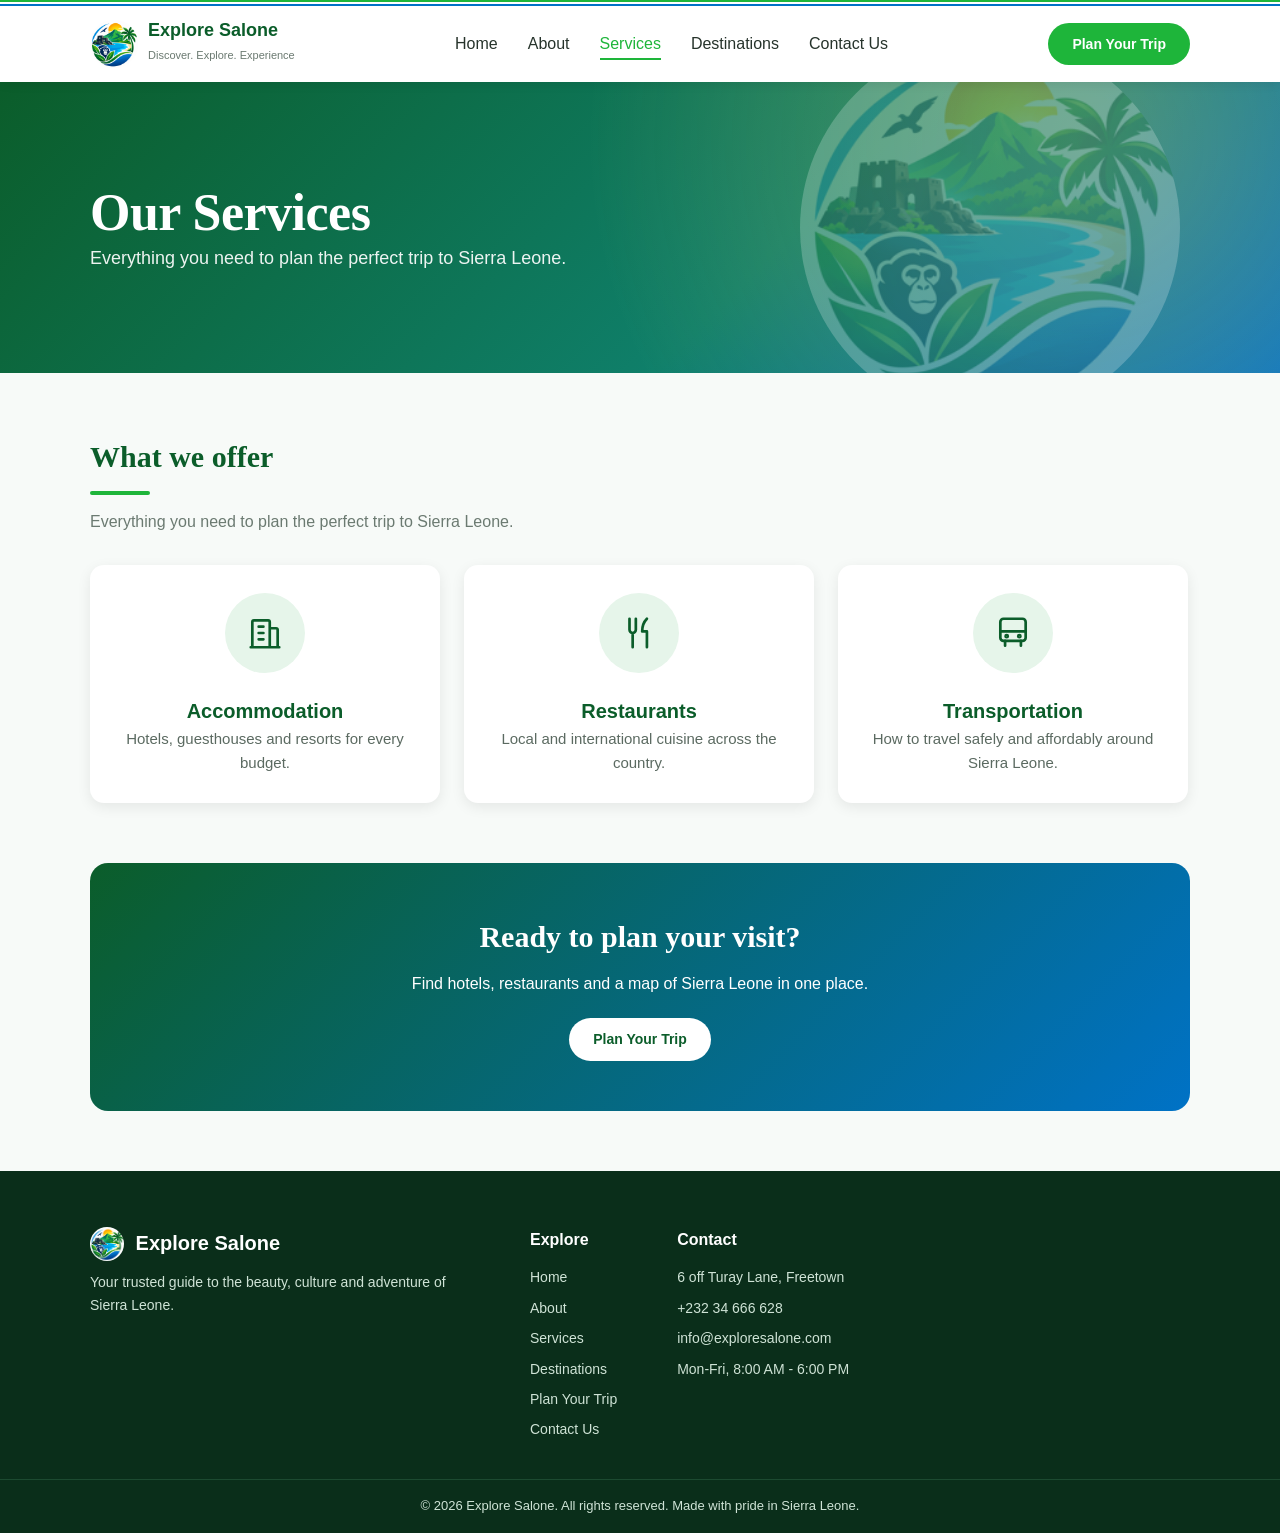
<file: services.html>
<!DOCTYPE html>
<html lang="en">
<head>
  <meta charset="UTF-8">
  <title>Our Services | Explore Salone</title>
  <link rel="icon" href="images/logo.png">
  <link rel="stylesheet" href="services.css">
</head>
<body>
  <header class="site-header">
    <div class="container header-inner">
      <a href="index.html" class="logo">
        <img src="images/logo.png" alt="Explore Salone logo">
        <span class="logo-text"><strong>Explore Salone</strong><small>Discover. Explore. Experience</small></span>
      </a>
      <nav>
        <ul>
          <li><a href="index.html">Home</a></li>
          <li><a href="about.html">About</a></li>
          <li><a href="services.html" class="active">Services</a></li>
          <li><a href="destinations.html">Destinations</a></li>
          <li><a href="contact.html">Contact Us</a></li>
        </ul>
      </nav>
      <a href="planner.html" class="btn btn-primary">Plan Your Trip</a>
    </div>
  </header>

  <section class="hero">
    <div class="container">
      <h1>Our Services</h1>
      <p>Everything you need to plan the perfect trip to Sierra Leone.</p>

    </div>
  </section>

  <main>
    <section>
      <h2 class="title">What we offer</h2>
      <p class="subtitle">Everything you need to plan the perfect trip to Sierra Leone.</p>
      <div class="services">
        <article class="service"><div class="icon"><svg class="ico" viewBox="0 0 24 24" fill="none" stroke="currentColor" stroke-width="1.7" stroke-linecap="round" stroke-linejoin="round" aria-hidden="true"><path d="M4 21V5a1 1 0 011-1h9a1 1 0 011 1v16M15 9h4a1 1 0 011 1v11M3 21h18M8 8h3M8 12h3M8 16h3"/></svg></div><div><h3>Accommodation</h3><p>Hotels, guesthouses and resorts for every budget.</p></div></article>
        <article class="service"><div class="icon"><svg class="ico" viewBox="0 0 24 24" fill="none" stroke="currentColor" stroke-width="1.7" stroke-linecap="round" stroke-linejoin="round" aria-hidden="true"><path d="M6 3v7a2 2 0 004 0V3M8 12v9M17 3c-2 2-3 4.500-3 8h3v10"/></svg></div><div><h3>Restaurants</h3><p>Local and international cuisine across the country.</p></div></article>
        <article class="service"><div class="icon"><svg class="ico" viewBox="0 0 24 24" fill="none" stroke="currentColor" stroke-width="1.7" stroke-linecap="round" stroke-linejoin="round" aria-hidden="true"><rect x="4" y="3" width="16" height="14" rx="2"/><path d="M4 11h16M7 20v-3M17 20v-3"/><circle cx="8" cy="14" r=".7"/><circle cx="16" cy="14" r=".7"/></svg></div><div><h3>Transportation</h3><p>How to travel safely and affordably around Sierra Leone.</p></div></article>
      </div>
    </section>
    <section class="cta">
      <h2>Ready to plan your visit?</h2>
      <p>Find hotels, restaurants and a map of Sierra Leone in one place.</p>
      <a href="planner.html" class="btn btn-light">Plan Your Trip</a>
    </section>
  </main>

  <footer class="site-footer">
    <div class="container footer-grid">
      <div class="fcol brand">
        <strong><img class="footer-logo" src="images/logo.png" alt="Explore Salone logo"> Explore Salone</strong>
        <p>Your trusted guide to the beauty, culture and adventure of Sierra Leone.</p>
      </div>
      <div class="fcol">
        <h4>Explore</h4>
        <ul>
          <li><a href="index.html">Home</a></li>
          <li><a href="about.html">About</a></li>
          <li><a href="services.html">Services</a></li>
          <li><a href="destinations.html">Destinations</a></li>
          <li><a href="planner.html">Plan Your Trip</a></li>
          <li><a href="contact.html">Contact Us</a></li>
        </ul>
      </div>
      <div class="fcol">
        <h4>Contact</h4>
        <p>6 off Turay Lane, Freetown</p>
        <p>+232 34 666 628</p>
        <p>info@exploresalone.com</p>
        <p>Mon-Fri, 8:00 AM - 6:00 PM</p>
      </div>
    </div>
    <p class="copyright">&copy; 2026 Explore Salone. All rights reserved. Made with pride in Sierra Leone.</p>
  </footer>
</body>
</html>
</file>
<file: index.css>
* { margin: 0; padding: 0; box-sizing: border-box; }
body { font-family: "Segoe UI", Arial, sans-serif; color: #26332b; background: #f7faf8; line-height: 1.6; min-width: 1100px; }
a { color: inherit; text-decoration: none; }
ul { list-style: none; }
.container { width: 1100px; margin: 0 auto; }
.btn { display: inline-block; padding: 10px 24px; border-radius: 30px; font-weight: 600; font-size: 14px; border: none; cursor: pointer; }
.btn-primary { background: #1eb53a; color: #fff; }
.btn-primary:hover { background: #17952f; }
.btn-light { background: #fff; color: #0b5d2a; }
.site-header { background: #fff; box-shadow: 0 2px 10px rgba(0,0,0,.08); position: sticky; top: 0; z-index: 10; }
.header-inner { display: flex; align-items: center; justify-content: space-between; padding: 14px 0; }
.logo { display: flex; align-items: center; gap: 10px; }
.logo img { width: 48px; height: 48px; border-radius: 50%; }
.footer-logo { width: 34px; height: 34px; border-radius: 50%; vertical-align: middle; margin-right: 6px; }
.logo-text strong { display: block; font-size: 18px; color: #0b5d2a; line-height: 1.1; }
.logo-text small { font-size: 11px; color: #6b7a71; }
nav ul { display: flex; gap: 30px; }
nav a { font-weight: 500; padding: 6px 0; border-bottom: 2px solid transparent; }
nav a:hover, nav a.active { color: #1eb53a; border-bottom-color: #1eb53a; }
.hero p { font-size: 18px; opacity: .92; max-width: 600px; }
main { padding: 60px 0; }
main > section { width: 1100px; margin: 0 auto 60px; }
main > section:last-child { margin-bottom: 0; }
h2.title { font-size: 30px; color: #0b5d2a; margin-bottom: 8px; }
.subtitle { color: #6b7a71; margin-bottom: 30px; }
.thumb { height: 170px; display: flex; align-items: center; justify-content: center; font-size: 60px; }
.t-beach { background: linear-gradient(135deg, #38b6e8, #f5d98a); }
.t-hist { background: linear-gradient(135deg, #8a6a4b, #d9b98a); }
.t-nature { background: linear-gradient(135deg, #1eb53a, #0b5d2a); }
.t-wild { background: linear-gradient(135deg, #e0a030, #6b8f3a); }
.cards { display: flex; flex-wrap: wrap; gap: 24px; }
.card { width: 257px; background: #fff; border-radius: 14px; overflow: hidden; box-shadow: 0 4px 14px rgba(0,0,0,.08); }
.card:hover { transform: translateY(-4px); }
.card-body { padding: 18px; }
.card-body h3 { font-size: 19px; color: #0b5d2a; }
.tag { display: inline-block; font-size: 12px; background: #e6f5ea; color: #0b5d2a; padding: 2px 12px; border-radius: 20px; margin: 6px 0; }
.card-body p { font-size: 14px; color: #5b6a61; }
.cta { background: linear-gradient(135deg, #0b5d2a, #0072c6); color: #fff; border-radius: 18px; padding: 50px; text-align: center; }
.cta h2 { font-size: 30px; margin-bottom: 10px; }
.cta p { margin-bottom: 22px; }
.site-footer { background: #0a2e1a; color: #cfe3d6; padding: 40px 0 16px; }
.footer-inner { display: flex; justify-content: space-between; align-items: flex-start; }
.footer-brand strong { font-size: 20px; color: #fff; }
.footer-brand p { font-size: 14px; margin-top: 6px; }
.footer-links { display: flex; gap: 24px; }
.footer-links a:hover { color: #1eb53a; }
.copyright { text-align: center; font-size: 13px; margin-top: 30px; border-top: 1px solid #1c4a30; padding-top: 16px; }
.search { display: flex; gap: 10px; background: #fff; padding: 8px; border-radius: 40px; margin-top: 30px; width: 600px; }
.search input { flex: 1; border: none; outline: none; padding: 0 18px; font-size: 16px; background: transparent; }
.features { display: flex; gap: 24px; }
.feature { flex: 1; background: #fff; border-radius: 14px; padding: 30px; text-align: center; box-shadow: 0 4px 14px rgba(0,0,0,.08); }
.feature span { font-size: 40px; }
.feature h3 { color: #0b5d2a; margin: 10px 0 6px; }
.feature p { font-size: 14px; color: #5b6a61; }

/* ---- Professional polish ---- */
.site-header::before { content: ""; display: block; height: 6px; background: linear-gradient(#1eb53a 0 33.3%, #fff 33.3% 66.6%, #0072c6 66.6%); }
.hero { position: relative; overflow: hidden; background: radial-gradient(circle at 85% 20%, rgba(255,214,90,.28), transparent 45%), linear-gradient(135deg, #0b5d2a 0%, #0f7f6a 60%, #0072c6 100%); padding: 100px 0; }
.hero::after { content: ""; position: absolute; right: 90px; top: 50%; width: 380px; height: 380px; transform: translateY(-50%); background: url("images/logo.png") center/contain no-repeat; opacity: .18; }
.hero .container { position: relative; z-index: 1; }
.hero h1, h2.title, .cta h2 { font-family: Georgia, "Times New Roman", serif; }
.hero h1 { font-size: 52px; letter-spacing: -.5px; }
h2.title::after { content: ""; display: block; width: 60px; height: 4px; border-radius: 2px; background: #1eb53a; margin-top: 10px; }
.subtitle { margin-top: 14px; }
.btn { transition: all .2s; }
.btn:hover { transform: translateY(-2px); box-shadow: 0 6px 16px rgba(0,0,0,.2); }
.card { transition: all .25s; }
.card:hover { box-shadow: 0 14px 30px rgba(11,93,42,.22); }
.more-link { display: inline-block; margin-top: 12px; font-size: 14px; font-weight: 600; color: #1eb53a; }
.more-link:hover { text-decoration: underline; }
.site-footer { padding-top: 56px; }
.footer-grid { display: flex; gap: 60px; }
.footer-grid .brand { width: 380px; }
.fcol h4 { color: #fff; font-size: 16px; margin-bottom: 14px; }
.fcol p, .fcol li { font-size: 14px; margin-bottom: 8px; }
.fcol a:hover { color: #1eb53a; }
.brand strong { font-size: 20px; color: #fff; }
.brand p { margin-top: 10px; }

.stats { background: #fff; box-shadow: 0 4px 14px rgba(0,0,0,.06); }
.stats .container { display: flex; }
.stat { flex: 1; text-align: center; padding: 28px 0; border-right: 1px solid #e1ebe4; }
.stat:last-child { border-right: none; }
.stat b { display: block; font-family: Georgia, serif; font-size: 36px; color: #1eb53a; }
.stat span { font-size: 14px; color: #5b6a61; }
.steps { display: flex; gap: 24px; }
.step { flex: 1; background: #fff; border-radius: 14px; padding: 30px; box-shadow: 0 4px 14px rgba(0,0,0,.08); position: relative; }
.step i { display: inline-block; width: 42px; height: 42px; line-height: 42px; text-align: center; border-radius: 50%; background: #1eb53a; color: #fff; font-style: normal; font-weight: 700; margin-bottom: 12px; }
.step h3 { color: #0b5d2a; margin-bottom: 6px; }
.step p { font-size: 14px; color: #5b6a61; }
.news { background: #0b5d2a; color: #fff; padding: 44px 0; }
.news .container { display: flex; justify-content: space-between; align-items: center; }
.news h2 { font-family: Georgia, serif; font-size: 26px; }
.news p { opacity: .85; }
.news form { display: flex; gap: 10px; }
.news input { width: 320px; padding: 12px 18px; border: none; border-radius: 30px; font-size: 14px; }
.hero { color: #fff; }
.hero::after { border-radius: 50%; opacity: .22; right: 100px; }
.hero h1 { line-height: 1.2; }
img.thumb { width: 100%; height: 170px; object-fit: cover; display: block; font-size: 14px; }
.feature span { display: flex; justify-content: center; }
.feature .ico { width: 46px; height: 46px; color: #1eb53a; }
</file>
<file: about.css>
* { margin: 0; padding: 0; box-sizing: border-box; }
body { font-family: "Segoe UI", Arial, sans-serif; color: #26332b; background: #f7faf8; line-height: 1.6; min-width: 1100px; }
a { color: inherit; text-decoration: none; }
ul { list-style: none; }
.container { width: 1100px; margin: 0 auto; }
.btn { display: inline-block; padding: 10px 24px; border-radius: 30px; font-weight: 600; font-size: 14px; border: none; cursor: pointer; }
.btn-primary { background: #1eb53a; color: #fff; }
.btn-primary:hover { background: #17952f; }
.btn-light { background: #fff; color: #0b5d2a; }
.site-header { background: #fff; box-shadow: 0 2px 10px rgba(0,0,0,.08); position: sticky; top: 0; z-index: 10; }
.header-inner { display: flex; align-items: center; justify-content: space-between; padding: 14px 0; }
.logo { display: flex; align-items: center; gap: 10px; }
.logo img { width: 48px; height: 48px; border-radius: 50%; }
.footer-logo { width: 34px; height: 34px; border-radius: 50%; vertical-align: middle; margin-right: 6px; }
.logo-text strong { display: block; font-size: 18px; color: #0b5d2a; line-height: 1.1; }
.logo-text small { font-size: 11px; color: #6b7a71; }
nav ul { display: flex; gap: 30px; }
nav a { font-weight: 500; padding: 6px 0; border-bottom: 2px solid transparent; }
nav a:hover, nav a.active { color: #1eb53a; border-bottom-color: #1eb53a; }
.hero p { font-size: 18px; opacity: .92; max-width: 600px; }
main { padding: 60px 0; }
main > section { width: 1100px; margin: 0 auto 60px; }
main > section:last-child { margin-bottom: 0; }
h2.title { font-size: 30px; color: #0b5d2a; margin-bottom: 8px; }
.subtitle { color: #6b7a71; margin-bottom: 30px; }
.thumb { height: 170px; display: flex; align-items: center; justify-content: center; font-size: 60px; }
.t-beach { background: linear-gradient(135deg, #38b6e8, #f5d98a); }
.t-hist { background: linear-gradient(135deg, #8a6a4b, #d9b98a); }
.t-nature { background: linear-gradient(135deg, #1eb53a, #0b5d2a); }
.t-wild { background: linear-gradient(135deg, #e0a030, #6b8f3a); }
.cards { display: flex; flex-wrap: wrap; gap: 24px; }
.card { width: 257px; background: #fff; border-radius: 14px; overflow: hidden; box-shadow: 0 4px 14px rgba(0,0,0,.08); }
.card:hover { transform: translateY(-4px); }
.card-body { padding: 18px; }
.card-body h3 { font-size: 19px; color: #0b5d2a; }
.tag { display: inline-block; font-size: 12px; background: #e6f5ea; color: #0b5d2a; padding: 2px 12px; border-radius: 20px; margin: 6px 0; }
.card-body p { font-size: 14px; color: #5b6a61; }
.cta { background: linear-gradient(135deg, #0b5d2a, #0072c6); color: #fff; border-radius: 18px; padding: 50px; text-align: center; }
.cta h2 { font-size: 30px; margin-bottom: 10px; }
.cta p { margin-bottom: 22px; }
.site-footer { background: #0a2e1a; color: #cfe3d6; padding: 40px 0 16px; }
.footer-inner { display: flex; justify-content: space-between; align-items: flex-start; }
.footer-brand strong { font-size: 20px; color: #fff; }
.footer-brand p { font-size: 14px; margin-top: 6px; }
.footer-links { display: flex; gap: 24px; }
.footer-links a:hover { color: #1eb53a; }
.copyright { text-align: center; font-size: 13px; margin-top: 30px; border-top: 1px solid #1c4a30; padding-top: 16px; }
.three { display: flex; gap: 24px; }
.box { flex: 1; background: #fff; border-radius: 14px; padding: 32px; box-shadow: 0 4px 14px rgba(0,0,0,.08); border-top: 5px solid #1eb53a; }
.box span { font-size: 38px; }
.box h2 { color: #0b5d2a; font-size: 22px; margin: 10px 0; }
.box p { color: #5b6a61; }
.quote-row { display: flex; background: #fff; border-radius: 18px; overflow: hidden; box-shadow: 0 4px 14px rgba(0,0,0,.08); }
.quote-img { width: 450px; height: 300px; background: linear-gradient(135deg, #38b6e8, #1eb53a); display: flex; align-items: center; justify-content: center; font-size: 100px; }
.quote-row blockquote { flex: 1; padding: 50px; display: flex; flex-direction: column; justify-content: center; gap: 24px; }
.quote-row blockquote p { font-size: 24px; font-style: italic; color: #0b5d2a; }
.quote-row .btn { align-self: flex-start; }

/* ---- Professional polish ---- */
.site-header::before { content: ""; display: block; height: 6px; background: linear-gradient(#1eb53a 0 33.3%, #fff 33.3% 66.6%, #0072c6 66.6%); }
.hero { position: relative; overflow: hidden; background: radial-gradient(circle at 85% 20%, rgba(255,214,90,.28), transparent 45%), linear-gradient(135deg, #0b5d2a 0%, #0f7f6a 60%, #0072c6 100%); padding: 100px 0; }
.hero::after { content: ""; position: absolute; right: 90px; top: 50%; width: 380px; height: 380px; transform: translateY(-50%); background: url("images/logo.png") center/contain no-repeat; opacity: .18; }
.hero .container { position: relative; z-index: 1; }
.hero h1, h2.title, .cta h2 { font-family: Georgia, "Times New Roman", serif; }
.hero h1 { font-size: 52px; letter-spacing: -.5px; }
h2.title::after { content: ""; display: block; width: 60px; height: 4px; border-radius: 2px; background: #1eb53a; margin-top: 10px; }
.subtitle { margin-top: 14px; }
.btn { transition: all .2s; }
.btn:hover { transform: translateY(-2px); box-shadow: 0 6px 16px rgba(0,0,0,.2); }
.card { transition: all .25s; }
.card:hover { box-shadow: 0 14px 30px rgba(11,93,42,.22); }
.more-link { display: inline-block; margin-top: 12px; font-size: 14px; font-weight: 600; color: #1eb53a; }
.more-link:hover { text-decoration: underline; }
.site-footer { padding-top: 56px; }
.footer-grid { display: flex; gap: 60px; }
.footer-grid .brand { width: 380px; }
.fcol h4 { color: #fff; font-size: 16px; margin-bottom: 14px; }
.fcol p, .fcol li { font-size: 14px; margin-bottom: 8px; }
.fcol a:hover { color: #1eb53a; }
.brand strong { font-size: 20px; color: #fff; }
.brand p { margin-top: 10px; }

.facts { display: flex; gap: 24px; }
.fact { flex: 1; background: #0b5d2a; color: #fff; border-radius: 14px; padding: 26px; text-align: center; }
.fact span { display: block; font-size: 13px; opacity: .8; text-transform: uppercase; letter-spacing: 1px; }
.fact b { font-family: Georgia, serif; font-size: 22px; }
.hero { color: #fff; }
.hero::after { border-radius: 50%; opacity: .22; right: 100px; }
.hero h1 { line-height: 1.2; }
.box .num { font-size: 14px; font-weight: 700; letter-spacing: 2px; color: #1eb53a; }
.quote-img img { width: 230px; height: 230px; border-radius: 50%; background: #fff; }
</file>
<file: contact.css>
* { margin: 0; padding: 0; box-sizing: border-box; }
body { font-family: "Segoe UI", Arial, sans-serif; color: #26332b; background: #f7faf8; line-height: 1.6; min-width: 1100px; }
a { color: inherit; text-decoration: none; }
ul { list-style: none; }
.container { width: 1100px; margin: 0 auto; }
.btn { display: inline-block; padding: 10px 24px; border-radius: 30px; font-weight: 600; font-size: 14px; border: none; cursor: pointer; }
.btn-primary { background: #1eb53a; color: #fff; }
.btn-primary:hover { background: #17952f; }
.btn-light { background: #fff; color: #0b5d2a; }
.site-header { background: #fff; box-shadow: 0 2px 10px rgba(0,0,0,.08); position: sticky; top: 0; z-index: 10; }
.header-inner { display: flex; align-items: center; justify-content: space-between; padding: 14px 0; }
.logo { display: flex; align-items: center; gap: 10px; }
.logo img { width: 48px; height: 48px; border-radius: 50%; }
.footer-logo { width: 34px; height: 34px; border-radius: 50%; vertical-align: middle; margin-right: 6px; }
.logo-text strong { display: block; font-size: 18px; color: #0b5d2a; line-height: 1.1; }
.logo-text small { font-size: 11px; color: #6b7a71; }
nav ul { display: flex; gap: 30px; }
nav a { font-weight: 500; padding: 6px 0; border-bottom: 2px solid transparent; }
nav a:hover, nav a.active { color: #1eb53a; border-bottom-color: #1eb53a; }
.hero p { font-size: 18px; opacity: .92; max-width: 600px; }
main { padding: 60px 0; }
main > section { width: 1100px; margin: 0 auto 60px; }
main > section:last-child { margin-bottom: 0; }
h2.title { font-size: 30px; color: #0b5d2a; margin-bottom: 8px; }
.subtitle { color: #6b7a71; margin-bottom: 30px; }
.thumb { height: 170px; display: flex; align-items: center; justify-content: center; font-size: 60px; }
.t-beach { background: linear-gradient(135deg, #38b6e8, #f5d98a); }
.t-hist { background: linear-gradient(135deg, #8a6a4b, #d9b98a); }
.t-nature { background: linear-gradient(135deg, #1eb53a, #0b5d2a); }
.t-wild { background: linear-gradient(135deg, #e0a030, #6b8f3a); }
.cards { display: flex; flex-wrap: wrap; gap: 24px; }
.card { width: 257px; background: #fff; border-radius: 14px; overflow: hidden; box-shadow: 0 4px 14px rgba(0,0,0,.08); }
.card:hover { transform: translateY(-4px); }
.card-body { padding: 18px; }
.card-body h3 { font-size: 19px; color: #0b5d2a; }
.tag { display: inline-block; font-size: 12px; background: #e6f5ea; color: #0b5d2a; padding: 2px 12px; border-radius: 20px; margin: 6px 0; }
.card-body p { font-size: 14px; color: #5b6a61; }
.cta { background: linear-gradient(135deg, #0b5d2a, #0072c6); color: #fff; border-radius: 18px; padding: 50px; text-align: center; }
.cta h2 { font-size: 30px; margin-bottom: 10px; }
.cta p { margin-bottom: 22px; }
.site-footer { background: #0a2e1a; color: #cfe3d6; padding: 40px 0 16px; }
.footer-inner { display: flex; justify-content: space-between; align-items: flex-start; }
.footer-brand strong { font-size: 20px; color: #fff; }
.footer-brand p { font-size: 14px; margin-top: 6px; }
.footer-links { display: flex; gap: 24px; }
.footer-links a:hover { color: #1eb53a; }
.copyright { text-align: center; font-size: 13px; margin-top: 30px; border-top: 1px solid #1c4a30; padding-top: 16px; }
.contact-wrap { display: flex; gap: 30px; }
.info { width: 380px; background: linear-gradient(160deg, #0b5d2a, #0f7f6a); color: #fff; border-radius: 16px; padding: 36px; }
.info h2 { font-size: 24px; margin-bottom: 20px; }
.info p { margin-bottom: 16px; font-size: 15px; }
.info h3 { margin: 24px 0 8px; }
.social a { margin-right: 12px; text-decoration: underline; }
.form { flex: 1; background: #fff; border-radius: 16px; padding: 36px; box-shadow: 0 4px 14px rgba(0,0,0,.08); }
.form h2 { color: #0b5d2a; font-size: 24px; margin-bottom: 10px; }
.form label { display: block; font-weight: 600; font-size: 14px; margin: 16px 0 6px; }
.form input, .form textarea { width: 100%; padding: 12px 14px; border: 1px solid #cfd9d3; border-radius: 8px; font-family: inherit; font-size: 15px; background: #f7faf8; }
.form input:focus, .form textarea:focus { outline: 2px solid #1eb53a; }
.form .btn { margin-top: 22px; }

/* ---- Professional polish ---- */
.site-header::before { content: ""; display: block; height: 6px; background: linear-gradient(#1eb53a 0 33.3%, #fff 33.3% 66.6%, #0072c6 66.6%); }
.hero { position: relative; overflow: hidden; background: radial-gradient(circle at 85% 20%, rgba(255,214,90,.28), transparent 45%), linear-gradient(135deg, #0b5d2a 0%, #0f7f6a 60%, #0072c6 100%); padding: 100px 0; }
.hero::after { content: ""; position: absolute; right: 90px; top: 50%; width: 380px; height: 380px; transform: translateY(-50%); background: url("images/logo.png") center/contain no-repeat; opacity: .18; }
.hero .container { position: relative; z-index: 1; }
.hero h1, h2.title, .cta h2 { font-family: Georgia, "Times New Roman", serif; }
.hero h1 { font-size: 52px; letter-spacing: -.5px; }
h2.title::after { content: ""; display: block; width: 60px; height: 4px; border-radius: 2px; background: #1eb53a; margin-top: 10px; }
.subtitle { margin-top: 14px; }
.btn { transition: all .2s; }
.btn:hover { transform: translateY(-2px); box-shadow: 0 6px 16px rgba(0,0,0,.2); }
.card { transition: all .25s; }
.card:hover { box-shadow: 0 14px 30px rgba(11,93,42,.22); }
.more-link { display: inline-block; margin-top: 12px; font-size: 14px; font-weight: 600; color: #1eb53a; }
.more-link:hover { text-decoration: underline; }
.site-footer { padding-top: 56px; }
.footer-grid { display: flex; gap: 60px; }
.footer-grid .brand { width: 380px; }
.fcol h4 { color: #fff; font-size: 16px; margin-bottom: 14px; }
.fcol p, .fcol li { font-size: 14px; margin-bottom: 8px; }
.fcol a:hover { color: #1eb53a; }
.brand strong { font-size: 20px; color: #fff; }
.brand p { margin-top: 10px; }
.hero { color: #fff; }
.hero::after { border-radius: 50%; opacity: .22; right: 100px; }
.hero h1 { line-height: 1.2; }
</file>
<file: destinations.css>
* { margin: 0; padding: 0; box-sizing: border-box; }
body { font-family: "Segoe UI", Arial, sans-serif; color: #26332b; background: #f7faf8; line-height: 1.6; min-width: 1100px; }
a { color: inherit; text-decoration: none; }
ul { list-style: none; }
.container { width: 1100px; margin: 0 auto; }
.btn { display: inline-block; padding: 10px 24px; border-radius: 30px; font-weight: 600; font-size: 14px; border: none; cursor: pointer; }
.btn-primary { background: #1eb53a; color: #fff; }
.btn-primary:hover { background: #17952f; }
.btn-light { background: #fff; color: #0b5d2a; }
.site-header { background: #fff; box-shadow: 0 2px 10px rgba(0,0,0,.08); position: sticky; top: 0; z-index: 10; }
.header-inner { display: flex; align-items: center; justify-content: space-between; padding: 14px 0; }
.logo { display: flex; align-items: center; gap: 10px; }
.logo img { width: 48px; height: 48px; border-radius: 50%; }
.footer-logo { width: 34px; height: 34px; border-radius: 50%; vertical-align: middle; margin-right: 6px; }
.logo-text strong { display: block; font-size: 18px; color: #0b5d2a; line-height: 1.1; }
.logo-text small { font-size: 11px; color: #6b7a71; }
nav ul { display: flex; gap: 30px; }
nav a { font-weight: 500; padding: 6px 0; border-bottom: 2px solid transparent; }
nav a:hover, nav a.active { color: #1eb53a; border-bottom-color: #1eb53a; }
.hero p { font-size: 18px; opacity: .92; max-width: 600px; }
main { padding: 60px 0; }
main > section { width: 1100px; margin: 0 auto 60px; }
main > section:last-child { margin-bottom: 0; }
h2.title { font-size: 30px; color: #0b5d2a; margin-bottom: 8px; }
.subtitle { color: #6b7a71; margin-bottom: 30px; }
.thumb { height: 170px; display: flex; align-items: center; justify-content: center; font-size: 60px; }
.t-beach { background: linear-gradient(135deg, #38b6e8, #f5d98a); }
.t-hist { background: linear-gradient(135deg, #8a6a4b, #d9b98a); }
.t-nature { background: linear-gradient(135deg, #1eb53a, #0b5d2a); }
.t-wild { background: linear-gradient(135deg, #e0a030, #6b8f3a); }
.cards { display: flex; flex-wrap: wrap; gap: 24px; }
.card { width: 257px; background: #fff; border-radius: 14px; overflow: hidden; box-shadow: 0 4px 14px rgba(0,0,0,.08); }
.card:hover { transform: translateY(-4px); }
.card-body { padding: 18px; }
.card-body h3 { font-size: 19px; color: #0b5d2a; }
.tag { display: inline-block; font-size: 12px; background: #e6f5ea; color: #0b5d2a; padding: 2px 12px; border-radius: 20px; margin: 6px 0; }
.card-body p { font-size: 14px; color: #5b6a61; }
.cta { background: linear-gradient(135deg, #0b5d2a, #0072c6); color: #fff; border-radius: 18px; padding: 50px; text-align: center; }
.cta h2 { font-size: 30px; margin-bottom: 10px; }
.cta p { margin-bottom: 22px; }
.site-footer { background: #0a2e1a; color: #cfe3d6; padding: 40px 0 16px; }
.footer-inner { display: flex; justify-content: space-between; align-items: flex-start; }
.footer-brand strong { font-size: 20px; color: #fff; }
.footer-brand p { font-size: 14px; margin-top: 6px; }
.footer-links { display: flex; gap: 24px; }
.footer-links a:hover { color: #1eb53a; }
.copyright { text-align: center; font-size: 13px; margin-top: 30px; border-top: 1px solid #1c4a30; padding-top: 16px; }
.filter-wrap input { display: none; }
.filters { display: flex; gap: 12px; margin-bottom: 30px; }
.filters label { padding: 8px 22px; border-radius: 30px; background: #e1ebe4; cursor: pointer; font-weight: 600; font-size: 14px; }
.filters label:hover { background: #cfe3d6; }
#f-all:checked ~ .filters label[for="f-all"], #f-beach:checked ~ .filters label[for="f-beach"], #f-hist:checked ~ .filters label[for="f-hist"], #f-nature:checked ~ .filters label[for="f-nature"], #f-wild:checked ~ .filters label[for="f-wild"] { background: #1eb53a; color: #fff; }
#f-beach:checked ~ .cards .card:not(.beach), #f-hist:checked ~ .cards .card:not(.hist), #f-nature:checked ~ .cards .card:not(.nature), #f-wild:checked ~ .cards .card:not(.wild) { display: none; }

/* ---- Professional polish ---- */
.site-header::before { content: ""; display: block; height: 6px; background: linear-gradient(#1eb53a 0 33.3%, #fff 33.3% 66.6%, #0072c6 66.6%); }
.hero { position: relative; overflow: hidden; background: radial-gradient(circle at 85% 20%, rgba(255,214,90,.28), transparent 45%), linear-gradient(135deg, #0b5d2a 0%, #0f7f6a 60%, #0072c6 100%); padding: 100px 0; }
.hero::after { content: ""; position: absolute; right: 90px; top: 50%; width: 380px; height: 380px; transform: translateY(-50%); background: url("images/logo.png") center/contain no-repeat; opacity: .18; }
.hero .container { position: relative; z-index: 1; }
.hero h1, h2.title, .cta h2 { font-family: Georgia, "Times New Roman", serif; }
.hero h1 { font-size: 52px; letter-spacing: -.5px; }
h2.title::after { content: ""; display: block; width: 60px; height: 4px; border-radius: 2px; background: #1eb53a; margin-top: 10px; }
.subtitle { margin-top: 14px; }
.btn { transition: all .2s; }
.btn:hover { transform: translateY(-2px); box-shadow: 0 6px 16px rgba(0,0,0,.2); }
.card { transition: all .25s; }
.card:hover { box-shadow: 0 14px 30px rgba(11,93,42,.22); }
.more-link { display: inline-block; margin-top: 12px; font-size: 14px; font-weight: 600; color: #1eb53a; }
.more-link:hover { text-decoration: underline; }
.site-footer { padding-top: 56px; }
.footer-grid { display: flex; gap: 60px; }
.footer-grid .brand { width: 380px; }
.fcol h4 { color: #fff; font-size: 16px; margin-bottom: 14px; }
.fcol p, .fcol li { font-size: 14px; margin-bottom: 8px; }
.fcol a:hover { color: #1eb53a; }
.brand strong { font-size: 20px; color: #fff; }
.brand p { margin-top: 10px; }
.hero { color: #fff; }
.hero::after { border-radius: 50%; opacity: .22; right: 100px; }
.hero h1 { line-height: 1.2; }
img.thumb { width: 100%; height: 170px; object-fit: cover; display: block; font-size: 14px; }
</file>
<file: planner.css>
* { margin: 0; padding: 0; box-sizing: border-box; }
body { font-family: "Segoe UI", Arial, sans-serif; color: #26332b; background: #f7faf8; line-height: 1.6; min-width: 1100px; }
a { color: inherit; text-decoration: none; }
ul { list-style: none; }
.container { width: 1100px; margin: 0 auto; }
.btn { display: inline-block; padding: 10px 24px; border-radius: 30px; font-weight: 600; font-size: 14px; border: none; cursor: pointer; }
.btn-primary { background: #1eb53a; color: #fff; }
.btn-primary:hover { background: #17952f; }
.btn-light { background: #fff; color: #0b5d2a; }
.site-header { background: #fff; box-shadow: 0 2px 10px rgba(0,0,0,.08); position: sticky; top: 0; z-index: 10; }
.header-inner { display: flex; align-items: center; justify-content: space-between; padding: 14px 0; }
.logo { display: flex; align-items: center; gap: 10px; }
.logo img { width: 48px; height: 48px; border-radius: 50%; }
.footer-logo { width: 34px; height: 34px; border-radius: 50%; vertical-align: middle; margin-right: 6px; }
.logo-text strong { display: block; font-size: 18px; color: #0b5d2a; line-height: 1.1; }
.logo-text small { font-size: 11px; color: #6b7a71; }
nav ul { display: flex; gap: 30px; }
nav a { font-weight: 500; padding: 6px 0; border-bottom: 2px solid transparent; }
nav a:hover, nav a.active { color: #1eb53a; border-bottom-color: #1eb53a; }
.hero p { font-size: 18px; opacity: .92; max-width: 600px; }
main { padding: 60px 0; }
main > section { width: 1100px; margin: 0 auto 60px; }
main > section:last-child { margin-bottom: 0; }
h2.title { font-size: 30px; color: #0b5d2a; margin-bottom: 8px; }
.subtitle { color: #6b7a71; margin-bottom: 30px; }
.thumb { height: 170px; display: flex; align-items: center; justify-content: center; font-size: 60px; }
.t-beach { background: linear-gradient(135deg, #38b6e8, #f5d98a); }
.t-hist { background: linear-gradient(135deg, #8a6a4b, #d9b98a); }
.t-nature { background: linear-gradient(135deg, #1eb53a, #0b5d2a); }
.t-wild { background: linear-gradient(135deg, #e0a030, #6b8f3a); }
.cards { display: flex; flex-wrap: wrap; gap: 24px; }
.card { width: 257px; background: #fff; border-radius: 14px; overflow: hidden; box-shadow: 0 4px 14px rgba(0,0,0,.08); }
.card:hover { transform: translateY(-4px); }
.card-body { padding: 18px; }
.card-body h3 { font-size: 19px; color: #0b5d2a; }
.tag { display: inline-block; font-size: 12px; background: #e6f5ea; color: #0b5d2a; padding: 2px 12px; border-radius: 20px; margin: 6px 0; }
.card-body p { font-size: 14px; color: #5b6a61; }
.cta { background: linear-gradient(135deg, #0b5d2a, #0072c6); color: #fff; border-radius: 18px; padding: 50px; text-align: center; }
.cta h2 { font-size: 30px; margin-bottom: 10px; }
.cta p { margin-bottom: 22px; }
.site-footer { background: #0a2e1a; color: #cfe3d6; padding: 40px 0 16px; }
.footer-inner { display: flex; justify-content: space-between; align-items: flex-start; }
.footer-brand strong { font-size: 20px; color: #fff; }
.footer-brand p { font-size: 14px; margin-top: 6px; }
.footer-links { display: flex; gap: 24px; }
.footer-links a:hover { color: #1eb53a; }
.copyright { text-align: center; font-size: 13px; margin-top: 30px; border-top: 1px solid #1c4a30; padding-top: 16px; }
/* ---- Professional polish ---- */
.site-header::before { content: ""; display: block; height: 6px; background: linear-gradient(#1eb53a 0 33.3%, #fff 33.3% 66.6%, #0072c6 66.6%); }
.hero { position: relative; overflow: hidden; background: radial-gradient(circle at 85% 20%, rgba(255,214,90,.28), transparent 45%), linear-gradient(135deg, #0b5d2a 0%, #0f7f6a 60%, #0072c6 100%); padding: 100px 0; }
.hero::after { content: ""; position: absolute; right: 90px; top: 50%; width: 380px; height: 380px; transform: translateY(-50%); background: url("images/logo.png") center/contain no-repeat; opacity: .18; }
.hero .container { position: relative; z-index: 1; }
.hero h1, h2.title, .cta h2 { font-family: Georgia, "Times New Roman", serif; }
.hero h1 { font-size: 52px; letter-spacing: -.5px; }
h2.title::after { content: ""; display: block; width: 60px; height: 4px; border-radius: 2px; background: #1eb53a; margin-top: 10px; }
.subtitle { margin-top: 14px; }
.btn { transition: all .2s; }
.btn:hover { transform: translateY(-2px); box-shadow: 0 6px 16px rgba(0,0,0,.2); }
.card { transition: all .25s; }
.card:hover { box-shadow: 0 14px 30px rgba(11,93,42,.22); }
.more-link { display: inline-block; margin-top: 12px; font-size: 14px; font-weight: 600; color: #1eb53a; }
.more-link:hover { text-decoration: underline; }
.site-footer { padding-top: 56px; }
.footer-grid { display: flex; gap: 60px; }
.footer-grid .brand { width: 380px; }
.fcol h4 { color: #fff; font-size: 16px; margin-bottom: 14px; }
.fcol p, .fcol li { font-size: 14px; margin-bottom: 8px; }
.fcol a:hover { color: #1eb53a; }
.brand strong { font-size: 20px; color: #fff; }
.brand p { margin-top: 10px; }
.hero { color: #fff; }
.hero::after { border-radius: 50%; opacity: .22; right: 100px; }
.hero h1 { line-height: 1.2; }
.listings { display: flex; flex-wrap: wrap; gap: 24px; }
.listing { width: 350px; background: #fff; border-radius: 14px; padding: 24px; box-shadow: 0 4px 14px rgba(0,0,0,.08); transition: all .25s; }
.listing:hover { transform: translateY(-4px); box-shadow: 0 14px 30px rgba(11,93,42,.22); }
.lhead { display: flex; gap: 14px; align-items: center; margin-bottom: 12px; }
.lico { width: 52px; height: 52px; flex-shrink: 0; border-radius: 50%; background: #e6f5ea; font-size: 26px; display: flex; align-items: center; justify-content: center; }
.listing h3 { color: #0b5d2a; font-size: 18px; line-height: 1.25; }
.tag { display: inline-block; font-size: 12px; background: #e6f5ea; color: #0b5d2a; padding: 2px 12px; border-radius: 20px; margin-top: 4px; }
.listing p { font-size: 14px; color: #5b6a61; margin-bottom: 16px; }
.links { display: flex; flex-wrap: wrap; gap: 8px; }
.lbtn { font-size: 13px; font-weight: 600; padding: 7px 16px; border-radius: 20px; border: 2px solid #1eb53a; color: #0b5d2a; }
.lbtn.main { background: #1eb53a; color: #fff; }
.lbtn:hover { box-shadow: 0 4px 10px rgba(0,0,0,.2); }
.map-box { background: #fff; border-radius: 16px; padding: 14px; box-shadow: 0 4px 14px rgba(0,0,0,.08); }
.map-box iframe { width: 100%; height: 480px; border: 0; border-radius: 10px; display: block; }
.map-links { text-align: right; font-size: 14px; padding: 12px 8px 4px; }
.map-links a { color: #1eb53a; font-weight: 600; }
.active-btn { box-shadow: 0 0 0 3px #bfe8c8; }
.map-wrap { display: flex; gap: 16px; background: #fff; border-radius: 16px; padding: 14px; box-shadow: 0 4px 14px rgba(0,0,0,.08); }
.map-list { width: 280px; height: 520px; overflow-y: auto; padding: 4px 8px 4px 4px; }
.map-list h3 { font-size: 13px; text-transform: uppercase; letter-spacing: 1.5px; color: #6b7a71; margin: 18px 0 8px; }
.map-list a { display: block; padding: 8px 12px; border-radius: 8px; font-size: 14px; color: #26332b; border-left: 3px solid transparent; }
.map-list a:hover { background: #e6f5ea; color: #0b5d2a; }
.map-list a:focus { background: #e6f5ea; color: #0b5d2a; border-left-color: #1eb53a; font-weight: 600; outline: none; }
.map-list a.reset { background: #1eb53a; color: #fff; text-align: center; font-weight: 600; }
.map-wrap iframe { flex: 1; height: 520px; border: 0; border-radius: 10px; }
.map-list ul { display: block; }
.map-list li { margin-bottom: 2px; }
.map-list a { border-bottom: none; font-weight: 400; }
.map-list a.reset { font-weight: 600; margin-bottom: 4px; }
.lico .ico { width: 26px; height: 26px; color: #0b5d2a; }
</file>
<file: services.css>
* { margin: 0; padding: 0; box-sizing: border-box; }
body { font-family: "Segoe UI", Arial, sans-serif; color: #26332b; background: #f7faf8; line-height: 1.6; min-width: 1100px; }
a { color: inherit; text-decoration: none; }
ul { list-style: none; }
.container { width: 1100px; margin: 0 auto; }
.btn { display: inline-block; padding: 10px 24px; border-radius: 30px; font-weight: 600; font-size: 14px; border: none; cursor: pointer; }
.btn-primary { background: #1eb53a; color: #fff; }
.btn-primary:hover { background: #17952f; }
.btn-light { background: #fff; color: #0b5d2a; }
.site-header { background: #fff; box-shadow: 0 2px 10px rgba(0,0,0,.08); position: sticky; top: 0; z-index: 10; }
.header-inner { display: flex; align-items: center; justify-content: space-between; padding: 14px 0; }
.logo { display: flex; align-items: center; gap: 10px; }
.logo img { width: 48px; height: 48px; border-radius: 50%; }
.footer-logo { width: 34px; height: 34px; border-radius: 50%; vertical-align: middle; margin-right: 6px; }
.logo-text strong { display: block; font-size: 18px; color: #0b5d2a; line-height: 1.1; }
.logo-text small { font-size: 11px; color: #6b7a71; }
nav ul { display: flex; gap: 30px; }
nav a { font-weight: 500; padding: 6px 0; border-bottom: 2px solid transparent; }
nav a:hover, nav a.active { color: #1eb53a; border-bottom-color: #1eb53a; }
.hero p { font-size: 18px; opacity: .92; max-width: 600px; }
main { padding: 60px 0; }
main > section { width: 1100px; margin: 0 auto 60px; }
main > section:last-child { margin-bottom: 0; }
h2.title { font-size: 30px; color: #0b5d2a; margin-bottom: 8px; }
.subtitle { color: #6b7a71; margin-bottom: 30px; }
.thumb { height: 170px; display: flex; align-items: center; justify-content: center; font-size: 60px; }
.t-beach { background: linear-gradient(135deg, #38b6e8, #f5d98a); }
.t-hist { background: linear-gradient(135deg, #8a6a4b, #d9b98a); }
.t-nature { background: linear-gradient(135deg, #1eb53a, #0b5d2a); }
.t-wild { background: linear-gradient(135deg, #e0a030, #6b8f3a); }
.cards { display: flex; flex-wrap: wrap; gap: 24px; }
.card { width: 257px; background: #fff; border-radius: 14px; overflow: hidden; box-shadow: 0 4px 14px rgba(0,0,0,.08); }
.card:hover { transform: translateY(-4px); }
.card-body { padding: 18px; }
.card-body h3 { font-size: 19px; color: #0b5d2a; }
.tag { display: inline-block; font-size: 12px; background: #e6f5ea; color: #0b5d2a; padding: 2px 12px; border-radius: 20px; margin: 6px 0; }
.card-body p { font-size: 14px; color: #5b6a61; }
.cta { background: linear-gradient(135deg, #0b5d2a, #0072c6); color: #fff; border-radius: 18px; padding: 50px; text-align: center; }
.cta h2 { font-size: 30px; margin-bottom: 10px; }
.cta p { margin-bottom: 22px; }
.site-footer { background: #0a2e1a; color: #cfe3d6; padding: 40px 0 16px; }
.footer-inner { display: flex; justify-content: space-between; align-items: flex-start; }
.footer-brand strong { font-size: 20px; color: #fff; }
.footer-brand p { font-size: 14px; margin-top: 6px; }
.footer-links { display: flex; gap: 24px; }
.footer-links a:hover { color: #1eb53a; }
.copyright { text-align: center; font-size: 13px; margin-top: 30px; border-top: 1px solid #1c4a30; padding-top: 16px; }
.services { display: flex; flex-wrap: wrap; gap: 24px; }
.service { width: 538px; background: #fff; border-radius: 14px; padding: 28px; display: flex; gap: 22px; align-items: center; box-shadow: 0 4px 14px rgba(0,0,0,.08); }
.service:hover { box-shadow: 0 8px 22px rgba(0,0,0,.14); }
.icon { width: 80px; height: 80px; flex-shrink: 0; border-radius: 50%; background: #e6f5ea; font-size: 38px; display: flex; align-items: center; justify-content: center; }
.service h3 { color: #0b5d2a; font-size: 20px; }
.service p { color: #5b6a61; font-size: 15px; }

/* ---- Professional polish ---- */
.site-header::before { content: ""; display: block; height: 6px; background: linear-gradient(#1eb53a 0 33.3%, #fff 33.3% 66.6%, #0072c6 66.6%); }
.hero { position: relative; overflow: hidden; background: radial-gradient(circle at 85% 20%, rgba(255,214,90,.28), transparent 45%), linear-gradient(135deg, #0b5d2a 0%, #0f7f6a 60%, #0072c6 100%); padding: 100px 0; }
.hero::after { content: ""; position: absolute; right: 90px; top: 50%; width: 380px; height: 380px; transform: translateY(-50%); background: url("images/logo.png") center/contain no-repeat; opacity: .18; }
.hero .container { position: relative; z-index: 1; }
.hero h1, h2.title, .cta h2 { font-family: Georgia, "Times New Roman", serif; }
.hero h1 { font-size: 52px; letter-spacing: -.5px; }
h2.title::after { content: ""; display: block; width: 60px; height: 4px; border-radius: 2px; background: #1eb53a; margin-top: 10px; }
.subtitle { margin-top: 14px; }
.btn { transition: all .2s; }
.btn:hover { transform: translateY(-2px); box-shadow: 0 6px 16px rgba(0,0,0,.2); }
.card { transition: all .25s; }
.card:hover { box-shadow: 0 14px 30px rgba(11,93,42,.22); }
.more-link { display: inline-block; margin-top: 12px; font-size: 14px; font-weight: 600; color: #1eb53a; }
.more-link:hover { text-decoration: underline; }
.site-footer { padding-top: 56px; }
.footer-grid { display: flex; gap: 60px; }
.footer-grid .brand { width: 380px; }
.fcol h4 { color: #fff; font-size: 16px; margin-bottom: 14px; }
.fcol p, .fcol li { font-size: 14px; margin-bottom: 8px; }
.fcol a:hover { color: #1eb53a; }
.brand strong { font-size: 20px; color: #fff; }
.brand p { margin-top: 10px; }
.hero { color: #fff; }
.hero::after { border-radius: 50%; opacity: .22; right: 100px; }
.hero h1 { line-height: 1.2; }
.service { width: 350px; flex-direction: column; text-align: center; }
.icon .ico { width: 38px; height: 38px; color: #0b5d2a; }
</file>
